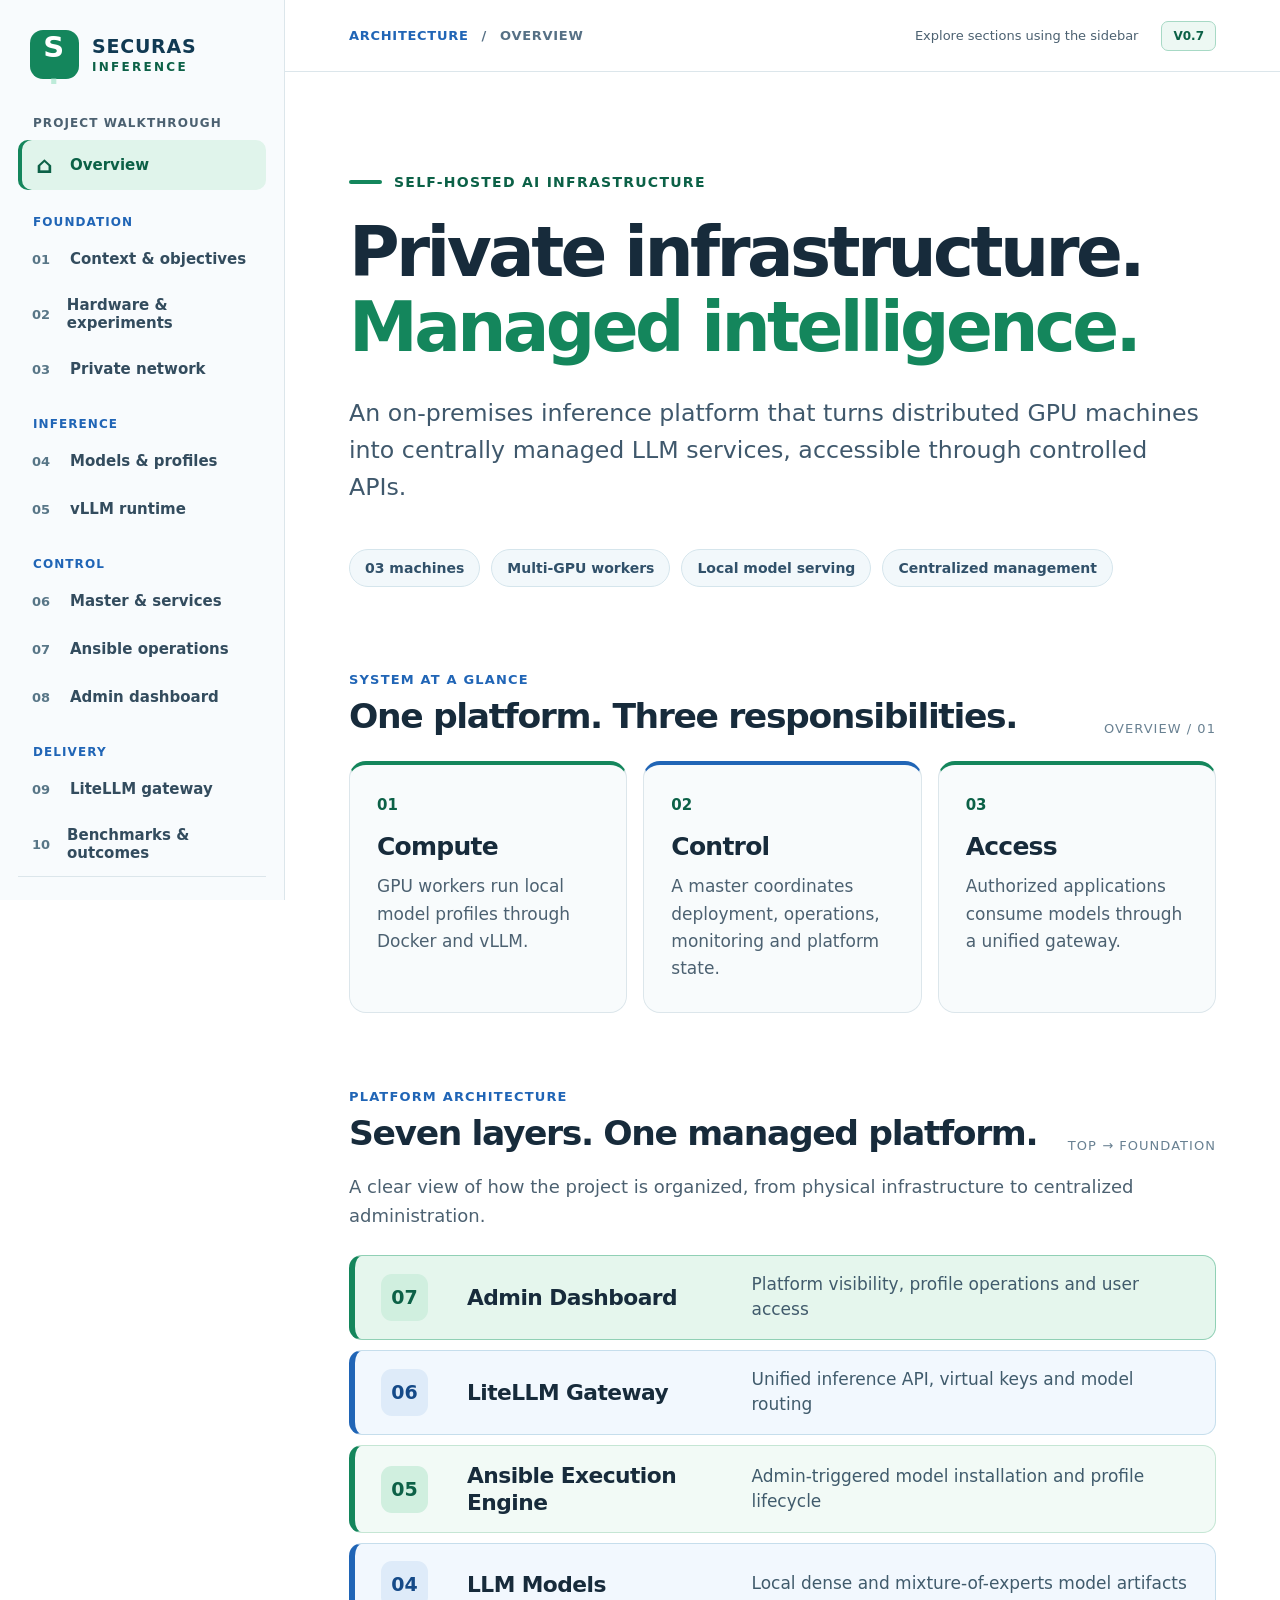
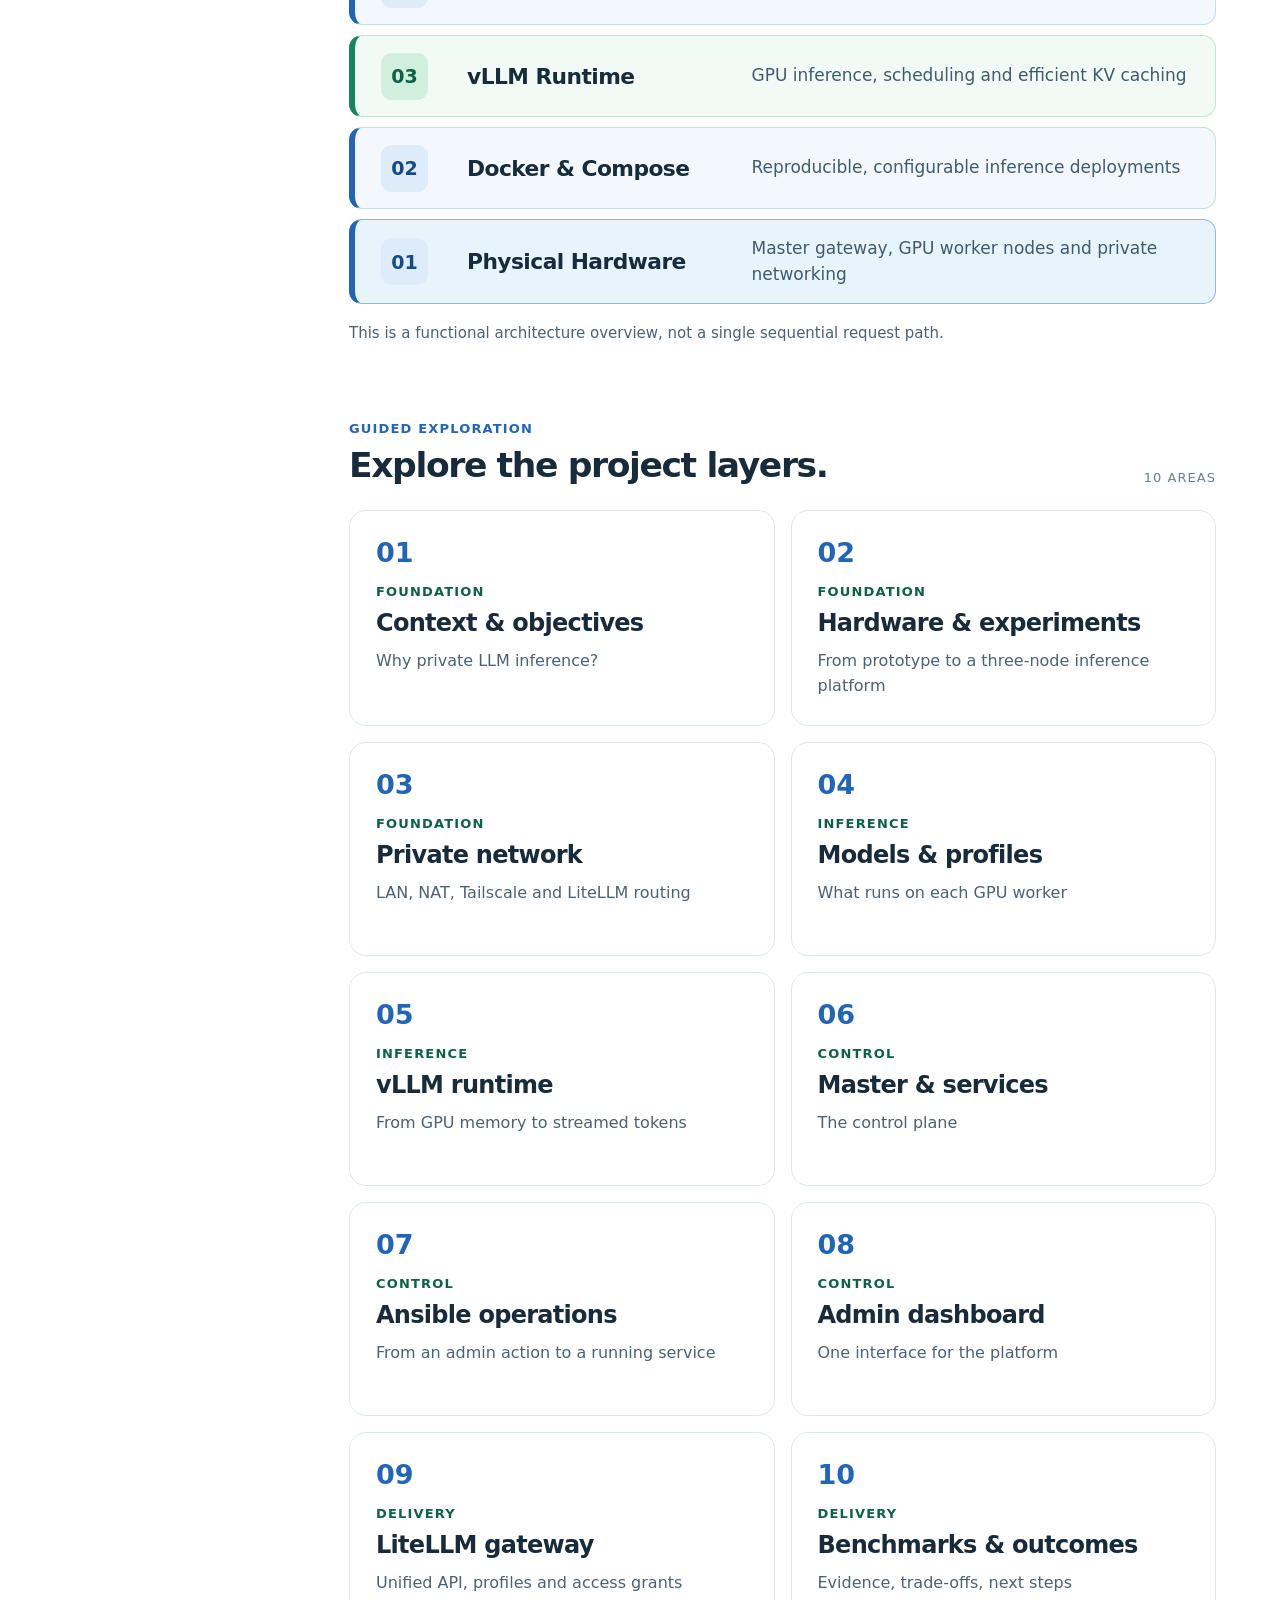
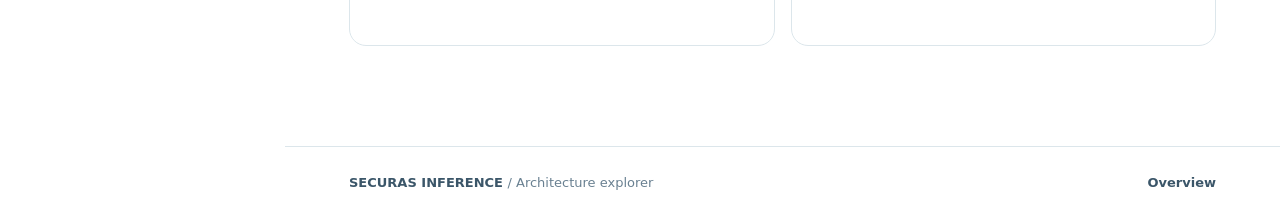
<file: index.html>
<!DOCTYPE html>
<html lang="en">
<head>
  <meta charset="UTF-8" />
  <meta name="viewport" content="width=device-width, initial-scale=1" />
  <meta name="theme-color" content="#ffffff" />
  <meta name="description" content="Securas Inference — an interactive walkthrough of an on-premises LLM inference platform." />
  <title>Securas Inference · Architecture Walkthrough</title>
  <link rel="stylesheet" href="./styles.css" />
  <link rel="stylesheet" href="./gateway.css" />
  <link rel="stylesheet" href="./vllm.css" />
  <link rel="stylesheet" href="./network.css" />
  <script src="./gateway.js" defer></script>
  <script src="./vllm.js" defer></script>
  <script src="./network.js" defer></script>
  <script src="./app.js" defer></script>
</head>
<body>
  <div class="shell">
    <aside class="sidebar" aria-label="Project navigation">
      <a class="brand" href="#/" aria-label="Securas Inference home">
        <span class="brand-symbol" aria-hidden="true">S<span>·</span></span>
        <span class="brand-text">SECURAS <small>INFERENCE</small></span>
      </a>
      <p class="sidebar-caption">PROJECT WALKTHROUGH</p>
      <nav id="nav" aria-label="Architecture sections"></nav>
      <div class="sidebar-foot">
        <span class="status-dot"></span>
        <span>Local-first · Presentation draft</span>
      </div>
    </aside>
    <main class="main">
      <header class="topbar">
        <div class="breadcrumb"><span class="crumb-root">ARCHITECTURE</span><span aria-hidden="true">/</span><span id="crumb-current">OVERVIEW</span></div>
        <div class="topbar-right"><span class="keyboard-hint">Explore sections using the sidebar</span><span class="topbar-tag">V0.7</span></div>
      </header>
      <div id="app" class="content" tabindex="-1"></div>
      <footer class="bottom-bar">
        <span>SECURAS INFERENCE <span class="muted">/ Architecture explorer</span></span>
        <span id="position">Overview</span>
      </footer>
    </main>
  </div>
</body>
</html>
</file>
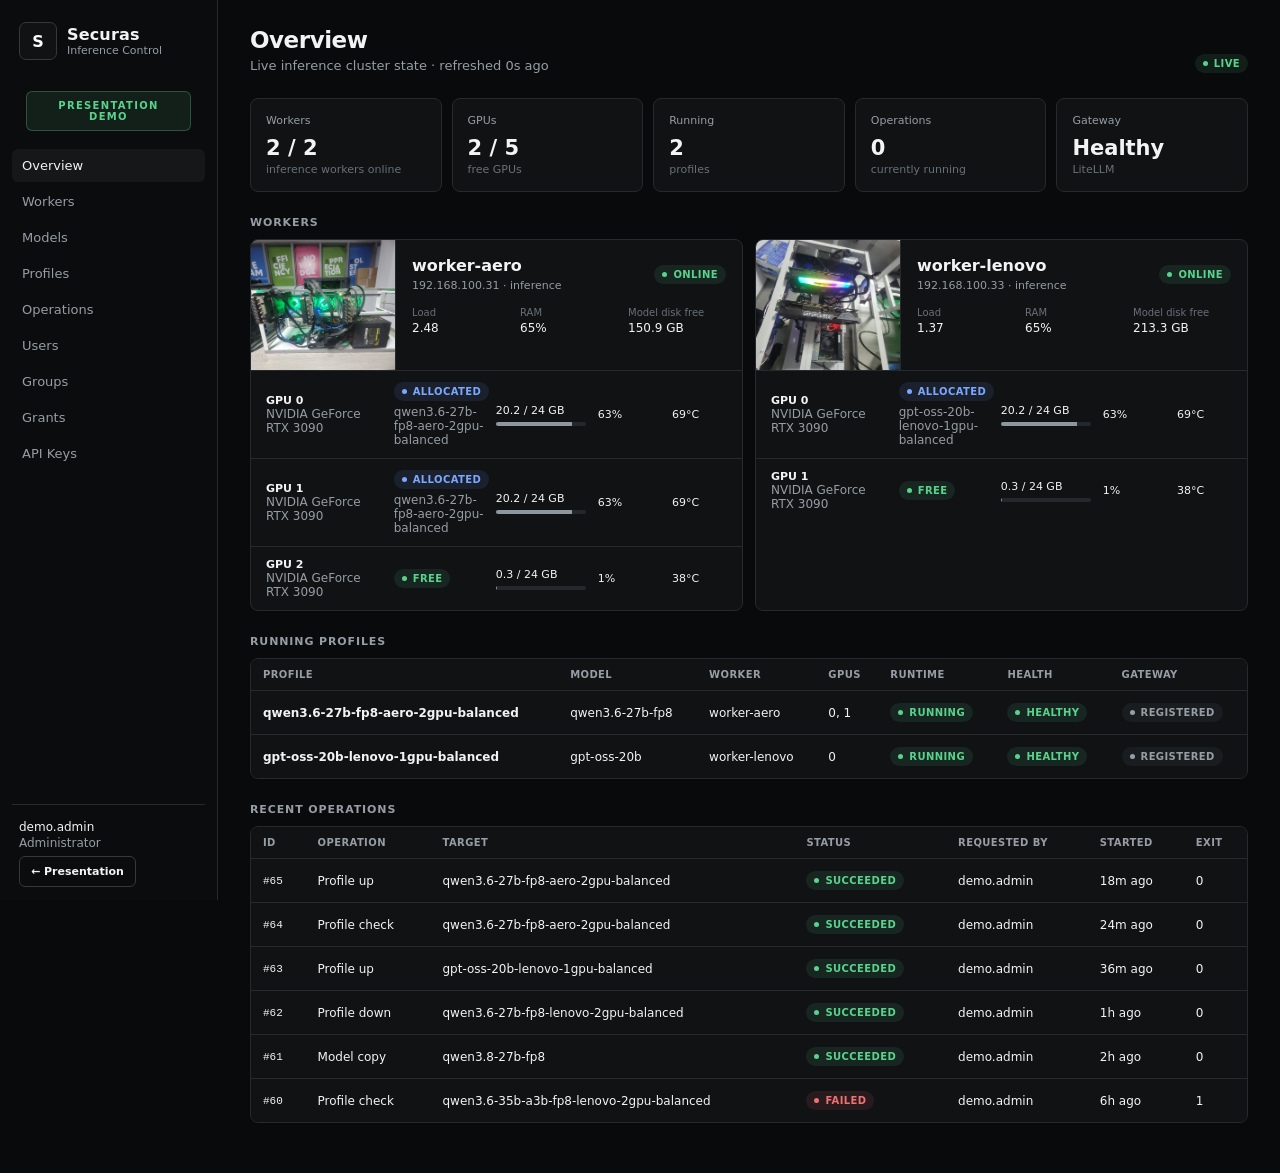
<file: dashboard/index.html>
<!doctype html>
<html lang="en">
<head>
  <meta charset="utf-8">
  <meta name="viewport" content="width=device-width,initial-scale=1">
  <meta name="color-scheme" content="dark">
  <meta name="description" content="Offline interactive Securas Control demonstration with mock platform state.">
  <title>Securas Control · Interactive Presentation Demo</title>
  <link rel="stylesheet" href="./app.css">
</head>
<body>
  <div id="app"><div class="boot-screen"><div class="brand-mark">S</div><div>Loading Securas Control demo…</div></div></div>
  <dialog id="modal" class="modal"><div class="modal-shell"><div class="modal-header"><div id="modal-title" class="modal-title"></div><button type="button" id="modal-close" class="button button-quiet">Close</button></div><div id="modal-body" class="modal-body"></div></div></dialog>
  <div id="toast" class="toast" hidden></div>
  <script src="./mock-api.js"></script>
  <script src="./app.js" defer></script>
</body>
</html>
</file>
<file: styles.css>
:root {
  color-scheme: light;
  --bg: #ffffff;
  --surface: #f7fafc;
  --surface-blue: #eff6ff;
  --surface-green: #edf8f3;
  --ink: #172b3b;
  --muted: #4c6171;
  --line: #dce6eb;
  --green: #14865c;
  --green-dark: #0c6147;
  --blue: #2065b6;
  --blue-dark: #154a88;
  --sidebar: 285px;
  --radius: 17px;
  font-family: Inter, ui-sans-serif, system-ui, -apple-system, BlinkMacSystemFont, "Segoe UI", sans-serif;
  font-synthesis: none;
}
* { box-sizing: border-box; }
html { scroll-behavior: smooth; }
body { margin: 0; background: var(--bg); color: var(--ink); -webkit-font-smoothing: antialiased; }
a { color: inherit; text-decoration: none; }
a:focus-visible, button:focus-visible { outline: 3px solid var(--blue); outline-offset: 4px; }
button { font: inherit; }
::selection { background: #c4ebdc; color: #103d31; }
h1,h2,h3,p { margin: 0; }
.shell { min-height: 100vh; display: grid; grid-template-columns: var(--sidebar) minmax(0,1fr); }
.sidebar { height: 100vh; position: sticky; top: 0; background: #f8fbfd; border-right: 1px solid var(--line); display: flex; flex-direction: column; padding: 28px 18px 22px; overflow-y: auto; scrollbar-width: thin; }
.brand { display: flex; gap: 13px; align-items: center; padding: 2px 12px 25px; }
.brand-symbol { width: 49px; height: 49px; flex: 0 0 49px; display: grid; place-items: center; background: var(--green); border-radius: 13px; color: white; font-size: 29px; font-weight: 850; letter-spacing: -.12em; padding-right: 5px; }
.brand-symbol span { color: #bdebd9; }
.brand-text { font-size: 19px; letter-spacing: .04em; font-weight: 850; color: #113a53; }
.brand-text small { display: block; color: var(--green-dark); font-size: 12px; letter-spacing: .19em; margin-top: 3px; }
.sidebar-caption { font-size: 12px; color: var(--muted); letter-spacing: .09em; padding: 12px 15px 8px; font-weight: 750; }
.nav-group-title { margin: 25px 15px 7px; font-size: 12px; font-weight: 850; color: var(--blue); letter-spacing: .09em; }
.nav-link { display: flex; align-items: center; gap: 13px; border-radius: 10px; color: #334c5e; padding: 12px 14px; font-size: 15px; font-weight: 600; margin: 2px 0; transition: background .16s, color .16s; min-height: 46px; }
.nav-link:hover { background: #e9f3f8; color: var(--blue-dark); }
.nav-link.active { background: #e0f4eb; color: var(--green-dark); box-shadow: inset 4px 0 var(--green); }
.nav-icon { width: 25px; font-size: 23px; text-align: center; }
.nav-num { width: 25px; font-size: 13px; color: #587687; }
.nav-link.active .nav-num { color: var(--green-dark); }
.sidebar-foot { display: flex; align-items: center; gap: 10px; border-top: 1px solid var(--line); margin-top: auto; padding: 22px 12px 0; color: var(--muted); font-size: 13px; line-height: 1.4; }
.status-dot { background: var(--green); height: 9px; width: 9px; flex: 0 0 9px; border-radius: 50%; }
.main { min-width: 0; display: flex; flex-direction: column; min-height: 100vh; }
.topbar, .bottom-bar { min-height: 72px; display: flex; align-items: center; justify-content: space-between; gap: 20px; padding: 10px clamp(28px,5vw,82px); border-bottom: 1px solid var(--line); }
.breadcrumb { font-size: 13px; letter-spacing: .055em; color: #567085; display: flex; gap: 13px; align-items: center; font-weight: 700; }
.crumb-root { color: var(--blue); }
.topbar-right { display: flex; align-items: center; gap: 23px; }
.keyboard-hint { font-size: 13px; color: var(--muted); }
.topbar-tag { font-size: 12px; font-weight: 750; border: 1px solid #a7d9c5; border-radius: 7px; padding: 7px 11px; background: var(--surface-green); color: var(--green-dark); }
.bottom-bar { margin-top: auto; border-bottom: 0; border-top: 1px solid var(--line); font-size: 13px; font-weight: 650; color: #3b5669; }
.bottom-bar .muted { color: #698091; font-weight: 400; }
.content { width: 100%; max-width: 1620px; padding: 0 clamp(28px,5vw,82px); margin: 0 auto; flex: 1; }
.hero { padding: clamp(62px,8vw,118px) 0 85px; max-width: 1060px; }
.eyebrow { font-size: 14px; letter-spacing: .09em; font-weight: 850; color: var(--green-dark); display: flex; gap: 12px; align-items: center; text-transform: uppercase; }
.eyebrow-bar { width: 33px; height: 4px; border-radius: 4px; background: var(--green); }
.hero h1, .detail-page h1 { margin-top: 25px; font-size: clamp(47px,5.4vw,86px); font-weight: 790; letter-spacing: -.052em; line-height: 1.08; }
.accent, .detail-dot { color: var(--green); }
.lead { font-size: clamp(19px,1.85vw,24px); line-height: 1.56; color: #3f586c; margin-top: 30px; max-width: 850px; }
.hero-actions { display: flex; align-items: center; flex-wrap: wrap; gap: 14px; margin-top: 38px; }
.button { display: inline-flex; gap: 14px; align-items: center; justify-content: center; border-radius: 11px; padding: 16px 23px; font-size: 16px; font-weight: 750; min-height: 54px; transition: transform .16s,background .16s; }
.button:hover { transform: translateY(-2px); }
.button.primary { background: var(--green); color: white; box-shadow: 0 7px 20px rgba(20,134,92,.13); }
.button.primary:hover { background: var(--green-dark); }
.button.ghost { background: white; border: 1px solid #a7c5df; color: var(--blue-dark); }
.button.ghost:hover { background: var(--surface-blue); }
.button.small { font-size: 15px; padding: 13px 17px; min-height: 48px; }
.meta-pills { display: flex; flex-wrap: wrap; gap: 11px; margin-top: 44px; }
.meta-pills span { font-size: 14px; background: #f2f8fb; border: 1px solid #d5e5ec; padding: 10px 15px; border-radius: 100px; color: #31516a; font-weight: 650; }
.overview-block { padding: 0 0 76px; }
.last-block { padding-bottom: 100px; }
.section-head { display: flex; align-items: end; justify-content: space-between; gap: 20px; margin-bottom: 25px; }
.section-head h2 { font-size: clamp(29px,2.7vw,40px); letter-spacing: -.04em; font-weight: 750; margin-top: 9px; }
.eyebrow.quiet { color: var(--blue); font-size: 13px; }
.section-index { font-size: 13px; color: #698192; letter-spacing: .08em; white-space: nowrap; }
.responsibilities { display: grid; grid-template-columns: repeat(3,minmax(0,1fr)); gap: 16px; }
.responsibility { padding: 30px 27px; min-height: 205px; background: #f8fbfc; border: 1px solid var(--line); border-top: 4px solid var(--green); border-radius: var(--radius); }
.responsibility:nth-child(2) { border-top-color: var(--blue); }
.responsibility-number { color: var(--green-dark); font-size: 15px; font-weight: 850; }
.responsibility h3 { font-size: 25px; margin: 18px 0 12px; letter-spacing: -.03em; }
.responsibility p, .layer-card p { font-size: 17px; color: var(--muted); line-height: 1.6; }
.layer-grid { display: grid; grid-template-columns: repeat(2,minmax(0,1fr)); gap: 16px; }
.layer-card { border: 1px solid var(--line); background: white; border-radius: var(--radius); min-height: 214px; padding: 26px; display: flex; flex-direction: column; transition: border-color .15s,background .15s,transform .15s,box-shadow .15s; }
.layer-card:hover { border-color: var(--line); background: white; transform: none; box-shadow: none; }
.card-top { display: flex; justify-content: space-between; align-items: center; }
.layer-number { font-size: 27px; color: var(--blue); font-weight: 750; }
.card-arrow { color: var(--green); font-size: 28px; }
.card-category { font-size: 13px; letter-spacing: .09em; color: var(--green-dark); margin-top: 16px; font-weight: 800; }
.layer-card h3 { font-size: 24px; margin: 10px 0 8px; letter-spacing: -.03em; }
.layer-card p { font-size: 16px; margin-top: 3px; }
.paths { display: grid; grid-template-columns: 1fr 1fr; gap: 16px; }
.paths>div { border: 1px solid #c7daec; background: var(--surface-blue); padding: 30px; border-radius: var(--radius); }
.paths>div:nth-child(2) { border-color: #c0e2d3; background: var(--surface-green); }
.path-label { font-size: 15px; color: var(--blue-dark); font-weight: 850; }
.paths>div:nth-child(2) .path-label { color: var(--green-dark); }
.paths p { font-size: 18px; color: #28465a; line-height: 1.9; margin-top: 16px; }
.paths b { color: var(--green-dark); font-weight: 850; margin: 0 4px; }
.detail-page { padding: clamp(60px,7vw,105px) 0 96px; }
.detail-title-line { display: flex; align-items: flex-end; justify-content: space-between; gap: 20px; }
.detail-page h1 { font-size: clamp(42px,5vw,76px); margin-top: 18px; }
.draft-tag { border: 1px solid #b8d8c8; background: var(--surface-green); color: var(--green-dark); border-radius: 8px; font-size: 13px; font-weight: 750; padding: 9px 13px; white-space: nowrap; }
.detail-lead { margin-top: 19px; }
.small-separator { color: #91aabc; }
.topic-panel { margin-top: 51px; border: 1px solid #b6d7eb; border-left: 5px solid var(--blue); padding: 31px 36px; background: #f3f8fd; border-radius: 0 14px 14px 0; }
.topic-panel-label { font-size: 14px; letter-spacing: .08em; color: var(--blue-dark); font-weight: 850; }
.topic-panel p { line-height: 1.63; font-size: 21px; color: #28465b; max-width: 930px; margin-top: 15px; }
.section-head.compact { margin-top: 53px; }
.point-grid { display: grid; grid-template-columns: repeat(2,minmax(0,1fr)); gap: 16px; }
.point { padding: 28px; border: 1px solid var(--line); background: #fff; border-radius: 14px; min-height: 163px; }
.point-count { font-size: 14px; font-weight: 800; color: var(--green); }
.point h3 { font-size: 23px; letter-spacing: -.025em; margin-top: 12px; }
.point p { font-size: 16px; color: var(--muted); margin-top: 12px; line-height: 1.6; }
.holding-note { display: flex; gap: 20px; align-items: flex-start; margin-top: 22px; padding: 26px; border: 1px dashed #9fcbbc; border-radius: 12px; background: var(--surface-green); }
.holding-icon { font-size: 29px; color: var(--green-dark); }
.holding-note strong { font-size: 18px; }
.holding-note p { font-size: 16px; color: #426356; line-height: 1.65; margin-top: 8px; }
.page-controls { display: flex; justify-content: space-between; gap: 20px; align-items: center; margin-top: 56px; }
.text-link { font-size: 17px; color: var(--blue-dark); font-weight: 700; }
.text-link:hover { color: var(--green-dark); }
.enter { animation: rise .3s ease both; }
@keyframes rise { from { opacity: 0; transform: translateY(9px); } to { opacity: 1; transform: translateY(0); } }
@media(max-width:1140px) { :root { --sidebar: 255px; } .keyboard-hint { display:none; } .responsibilities { grid-template-columns:1fr; } .responsibility { min-height:0; } }
@media(max-width:790px) { .shell { grid-template-columns:1fr; } .sidebar { height:auto; position:relative; overflow:visible; border-right:0; border-bottom:1px solid var(--line); padding:13px 17px 5px; } .brand { padding:0 5px 12px; } .sidebar-caption,.sidebar-foot,.nav-group-title { display:none; } .sidebar nav { display:flex; gap:7px; overflow-x:auto; padding-bottom:10px; scrollbar-width:thin; } .nav-link { flex:0 0 auto; min-height:44px; white-space:nowrap; font-size:14px; padding:9px 13px; } .topbar,.bottom-bar { min-height:58px; padding:10px 23px; } .content { padding:0 24px; } .hero { padding:65px 0 67px; } .hero h1 { font-size:clamp(43px,9vw,68px); } .paths { grid-template-columns:1fr; } .detail-title-line { display:block; } .draft-tag { display:inline-block; margin-top:22px; } .section-index { display:none; } }
@media(max-width:560px) { .layer-grid,.point-grid { grid-template-columns:1fr; } .layer-card { min-height:170px; } .lead { font-size:19px; } .hero h1,.detail-page h1 { font-size:clamp(39px,10vw,55px); } .topic-panel { padding:23px; } .topic-panel p { font-size:19px; } .page-controls { flex-wrap:wrap; } .bottom-bar { font-size:11px; } .meta-pills span { font-size:13px; } }
@media(prefers-reduced-motion:reduce) { *,*::before,*::after { animation:none!important; transition:none!important; scroll-behavior:auto!important; } }


/* Overview: project architecture stack. The rows represent functional components, not request processing order. */
.stack-intro {
  max-width: 850px;
  margin: -5px 0 24px;
  color: var(--muted);
  font-size: 18px;
  line-height: 1.6;
}
.architecture-stack {
  display: grid;
  gap: 10px;
  max-width: 1050px;
}
.stack-row {
  display: grid;
  grid-template-columns: 64px minmax(215px, .9fr) minmax(0, 1.5fr);
  align-items: center;
  gap: 22px;
  min-height: 82px;
  padding: 16px 26px;
  border: 1px solid #c6deec;
  border-left: 6px solid var(--blue);
  border-radius: 13px;
  background: #f2f8fe;
}
.stack-row--green {
  background: #f2faf6;
  border-color: #c5e6d4;
  border-left-color: var(--green);
}
.stack-row--top {
  border-color: #90d0b5;
  border-left: 6px solid var(--green);
  background: #e5f6ed;
}
.stack-row--foundation {
  border-color: #8fbbda;
  border-left: 6px solid var(--blue);
  background: #e8f4fc;
}
.stack-number {
  display: grid;
  place-items: center;
  width: 47px;
  height: 47px;
  border-radius: 11px;
  background: #deebf9;
  color: var(--blue-dark);
  font-size: 19px;
  font-weight: 800;
  font-variant-numeric: tabular-nums;
}
.stack-row--top .stack-number,
.stack-row--green .stack-number {
  background: #d0efdf;
  color: var(--green-dark);
}
.stack-name {
  font-size: clamp(19px, 1.7vw, 24px);
  font-weight: 780;
  color: var(--ink);
  line-height: 1.25;
  letter-spacing: -.025em;
}
.stack-row p {
  color: #405b6c;
  font-size: 17px;
  line-height: 1.5;
}
.stack-footnote {
  margin: 18px 0 0;
  font-size: 15px;
  line-height: 1.5;
  color: var(--muted);
}
@media (max-width: 1100px) {
  .stack-row { grid-template-columns: 54px minmax(165px, .9fr) minmax(0, 1.2fr); padding: 16px 18px; gap: 13px; }
  .stack-row p { font-size: 16px; }
}
@media (max-width: 660px) {
  .stack-row { grid-template-columns: 52px minmax(0, 1fr); row-gap: 5px; padding: 15px; min-height: 92px; }
  .stack-number { width: 43px; height: 43px; grid-row: span 2; }
  .stack-row p { grid-column: 2; font-size: 15px; }
  .stack-name { font-size: 20px; }
  .stack-intro { font-size: 17px; }
}

/* Context & Objectives — a self-contained editorial page with two architecture planes. */
.context-page { padding: clamp(55px, 6vw, 95px) 0 100px; }
.context-hero { max-width: 1100px; }
.context-hero h1 { margin-top: 23px; font-size: clamp(46px, 5.2vw, 82px); letter-spacing: -.052em; line-height: 1.09; font-weight: 800; }
.context-hero .lead { max-width: 940px; }
.context-thesis { display: flex; align-items: center; gap: 20px; padding: 24px 26px; margin-top: 36px; border: 1px solid #bcdccf; border-left: 5px solid var(--green); border-radius: 13px; background: #f4faf7; }
.context-thesis-mark { flex: 0 0 44px; height: 44px; display: grid; place-items: center; border-radius: 50%; background: #d4efe1; color: var(--green-dark); font-size: 25px; font-weight: 800; }
.context-thesis p { font-size: 19px; line-height: 1.6; color: #254b3e; }
.context-section { margin-top: 86px; }
.context-section-heading { max-width: 1050px; margin-bottom: 31px; }
.context-index { display: block; font-size: 14px; font-weight: 850; color: var(--blue); letter-spacing: .09em; }
.context-section-heading h2,.context-outcome h2 { margin: 12px 0 13px; font-size: clamp(30px, 3.1vw, 45px); letter-spacing: -.04em; line-height: 1.2; }
.context-section-heading > p { font-size: 19px; color: var(--muted); line-height: 1.62; max-width: 900px; }
.context-needs { display: grid; grid-template-columns: repeat(3, minmax(0, 1fr)); gap: 16px; }
.context-need { border: 1px solid var(--line); border-radius: 16px; padding: 27px 26px 30px; background: #fff; border-top: 4px solid var(--green); min-height: 225px; }
.context-need:nth-child(2) { border-top-color: var(--blue); }
.context-need-count { font-size: 15px; font-weight: 850; color: var(--blue); }
.context-need h3 { margin-top: 21px; font-size: clamp(21px, 1.8vw, 25px); letter-spacing: -.03em; }
.context-need p { font-size: 17px; line-height: 1.6; margin-top: 12px; color: var(--muted); }
.plane-layout { display: grid; grid-template-columns: repeat(2,minmax(0,1fr)); gap: 20px; align-items: stretch; }
.plane-card { border: 1px solid #bed8e9; border-radius: 17px; padding: 27px; background: #f7fbff; }
.plane-card.control-plane { border-color: #a8d7c2; background: #f5fbf8; }
.plane-header { margin-bottom: 22px; }
.plane-label { display: inline-block; font-size: 13px; letter-spacing: .09em; font-weight: 850; color: var(--blue-dark); background: #dcecfb; padding: 8px 12px; border-radius: 7px; }
.control-plane .plane-label { color: var(--green-dark); background: #ddf1e7; }
.plane-header h3 { font-size: clamp(28px,2.5vw,36px); letter-spacing: -.035em; margin-top: 16px; }
.plane-header p { font-size: 17px; line-height: 1.55; color: #466071; margin-top: 8px; }
.plane-header p strong { color: var(--ink); }
.plane-flow { display: flex; flex-direction: column; align-items: center; gap: 0; }
.flow-step { width: 100%; display: flex; align-items: center; gap: 16px; padding: 16px 17px; border: 1px solid #c7dced; border-radius: 12px; background: #fff; min-height: 76px; }
.control-plane .flow-step { border-color: #c2dfd0; }
.flow-step-index { display: grid; place-items: center; width: 41px; height: 41px; border-radius: 10px; flex: 0 0 41px; background: #e6f1fc; color: var(--blue-dark); font-size: 15px; font-weight: 850; }
.control-plane .flow-step-index { background: #e2f4e9; color: var(--green-dark); }
.flow-step strong { display: block; font-size: 18px; line-height: 1.35; }
.flow-step span:not(.flow-step-index) { display: block; margin-top: 4px; color: var(--muted); font-size: 15px; line-height: 1.5; }
.flow-arrow { line-height: 1; padding: 6px 0; color: var(--blue); font-size: 24px; font-weight: 800; }
.control-plane .flow-arrow { color: var(--green); }
.plane-support { margin-top: 24px; border-top: 1px solid #d6e4ea; padding-top: 18px; font-size: 16px; line-height: 1.58; color: #3e5b6c; }
.plane-support strong { color: var(--ink); }
.planes-relationship { margin-top: 17px; display: flex; align-items: center; gap: 18px; padding: 22px 26px; border: 1px solid #d5e3e9; background: #f9fbfc; border-radius: 13px; }
.relationship-symbol { display: grid; place-items: center; flex: 0 0 48px; height: 48px; color: var(--blue); background: #e8f2fc; border-radius: 11px; font-size: 30px; font-weight: 700; }
.planes-relationship p { font-size: 18px; line-height: 1.6; color: #405b6c; }
.planes-relationship strong { color: var(--ink); }
.context-outcome { margin-top: 80px; border-radius: 18px; padding: 33px 36px; background: #edf8f3; border: 1px solid #c0e0d1; display: grid; grid-template-columns: 1fr 1fr; align-items: center; gap: 32px; }
.context-outcome h2 { margin-bottom: 0; }
.context-outcome p { font-size: 20px; line-height: 1.65; color: #2c5748; }
@media(max-width:1250px){ .context-needs { grid-template-columns:1fr; } .context-need { min-height:0; } }
@media(max-width:1000px){ .plane-layout { grid-template-columns:1fr; } .context-outcome { grid-template-columns:1fr; } }
@media(max-width:700px){ .context-page { padding: 55px 0 72px; } .context-hero h1 { font-size:clamp(39px,8vw,59px); } .context-thesis { padding:20px; align-items:flex-start; } .context-thesis p { font-size:17px; } .context-section { margin-top:62px; } .context-section-heading > p { font-size:17px; } .context-need { padding:23px; } .plane-card { padding:19px; } .flow-step { padding:13px; } .flow-step strong { font-size:17px; } .flow-step span:not(.flow-step-index) { font-size:14px; } .planes-relationship { padding:18px; align-items:flex-start; } .planes-relationship p { font-size:16px; } .context-outcome { padding:25px; margin-top:60px; } .context-outcome p { font-size:18px; } }


/* Hardware story — distinctive editorial layout, shared white/green/blue theme. */
.hw-page{padding:clamp(54px,6vw,90px) 0 100px;}
.hw-hero{max-width:1080px}
.hw-hero h1{font-size:clamp(46px,5vw,80px);line-height:1.09;letter-spacing:-.055em;margin:22px 0 0}
.hw-hero .lead{max-width:965px}
.hw-facts{display:flex;flex-wrap:wrap;gap:11px;margin-top:32px}
.hw-facts span{border:1px solid #c6e1d5;background:#eff8f4;color:#1a654a;border-radius:100px;padding:10px 16px;font-size:15px;font-weight:700}
.hw-section{margin-top:86px}
.hw-heading{margin-bottom:28px;max-width:1100px}
.hw-kicker{display:block;color:var(--blue);font-size:14px;letter-spacing:.09em;font-weight:850}
.hw-heading h2{font-size:clamp(31px,3.2vw,44px);letter-spacing:-.04em;margin:12px 0}
.hw-heading p{font-size:19px;line-height:1.64;color:var(--muted);max-width:950px}
.hw-drivers{display:grid;grid-template-columns:repeat(3,minmax(0,1fr));gap:15px}
.hw-driver{border:1px solid var(--line);border-radius:16px;padding:26px;min-height:210px;background:#fff}
.hw-driver:nth-child(2),.hw-driver:nth-child(5){background:#f5faf8;border-color:#d0e8dc}
.hw-driver-icon{display:grid;place-items:center;width:44px;height:44px;border-radius:11px;background:#e5f2fc;color:var(--blue);font-weight:800;font-size:23px}
.hw-driver:nth-child(2) .hw-driver-icon,.hw-driver:nth-child(5) .hw-driver-icon{background:#def2e8;color:var(--green-dark)}
.hw-driver h3{font-size:21px;letter-spacing:-.03em;margin:16px 0 8px}
.hw-driver p{font-size:16px;color:var(--muted);line-height:1.6}
.hw-journey{border-left:3px solid #d6e6ed;margin-left:20px}
.hw-milestone{position:relative;padding:0 0 30px 37px}
.hw-milestone:last-child{padding-bottom:0}
.hw-step-marker{position:absolute;top:18px;left:-23px;width:44px;height:44px;border-radius:50%;background:#e7f4ed;border:2px solid #9dd2bc;color:#126b4e;display:grid;place-items:center;font-size:16px;font-weight:850}
.hw-step-body{border:1px solid var(--line);border-radius:18px;background:white;overflow:hidden;display:grid;grid-template-columns:minmax(0,1.05fr) minmax(0,1fr)}
.hw-step-copy{padding:28px 30px 30px}
.hw-step-type{font-size:13px;font-weight:850;letter-spacing:.12em;color:var(--green-dark)}
.hw-step-copy h3{font-size:clamp(25px,2.2vw,31px);line-height:1.2;letter-spacing:-.03em;margin:12px 0 17px}
.hw-step-copy p{font-size:17px;color:#435c6e;line-height:1.65;margin-top:11px}
.hw-inline-fact{font-size:16px;font-weight:750;color:var(--blue-dark);border-left:4px solid var(--blue);padding:12px 16px;background:#f1f7fc;margin-top:23px;border-radius:0 8px 8px 0}
.hw-photo,.hw-node-photo{margin:0;position:relative;overflow:hidden;background:#edf5f8}
.hw-photo img{display:block;width:100%;height:100%;min-height:320px;max-height:475px;object-fit:cover}
.hw-photo-diagram img{object-fit:contain;padding:13px;background:#fff}
.hw-photo figcaption{position:absolute;left:10px;right:10px;bottom:10px;border-radius:8px;padding:10px 12px;background:rgba(255,255,255,.95);color:#203d4b;font-size:14px;font-weight:700}
.hw-photo-pair{display:grid;grid-template-columns:1fr 1fr;gap:8px;padding:8px;background:#f1f6fa}
.hw-photo-pair .hw-photo{border-radius:10px}
.hw-photo-pair .hw-photo img{min-height:305px;max-height:390px}
.hw-milestone-highlight .hw-step-body{display:block;background:#eff8f4;border-color:#a9d6be}
.hw-milestone-highlight .hw-step-copy{max-width:1000px}
.hw-insight{background:#fff;border:1px solid #b9dacc;border-left:5px solid var(--green);padding:22px 25px;margin:0 28px 28px;border-radius:9px;display:flex;flex-direction:column;gap:10px}
.hw-insight-label{font-size:13px;font-weight:850;color:var(--green-dark);letter-spacing:.1em}
.hw-insight strong{font-size:clamp(19px,2vw,25px);line-height:1.4}
.hw-insight>span:last-child{font-size:16px;color:var(--muted);line-height:1.6}
.hw-nodes{display:grid;grid-template-columns:repeat(3,minmax(0,1fr));gap:17px}
.hw-node{border:1px solid var(--line);background:#fff;border-radius:17px;overflow:hidden;display:flex;flex-direction:column}
.hw-node-photo{height:260px}
.hw-node-photo img{display:block;width:100%;height:100%;object-fit:cover}
.hw-node-content{padding:24px;display:flex;flex-direction:column;flex:1}
.hw-node-role{font-size:13px;letter-spacing:.07em;color:var(--blue-dark);font-weight:850}
.hw-node:nth-child(2) .hw-node-role{color:var(--green-dark)}
.hw-node-content h3{font-size:27px;letter-spacing:-.035em;margin:11px 0 8px}
.hw-node-content>p{font-size:16px;color:var(--muted);line-height:1.57;min-height:74px}
.hw-node-content dl{margin:18px 0 0}
.hw-node-content dl>div{border-top:1px solid var(--line);padding:12px 0;display:flex;justify-content:space-between;gap:12px}
.hw-node-content dt{font-size:14px;color:#5a7180;flex:0 0 31%}
.hw-node-content dd{margin:0;font-size:15px;font-weight:700;color:#203c50;text-align:right}
.hw-status-note{margin-top:20px;border-left:5px solid var(--blue);border-radius:0 10px 10px 0;background:#eff6fd;padding:21px 24px;font-size:17px;color:#31536c;line-height:1.62}
.hw-status-note strong{color:var(--blue-dark)}
.hw-bottom-line{margin-top:78px;background:#ecf8f2;border:1px solid #c8e5d6;border-radius:18px;padding:34px 36px}
.hw-bottom-line>span{color:var(--green-dark);font-weight:850;font-size:13px;letter-spacing:.1em}
.hw-bottom-line h2{font-size:clamp(29px,3vw,43px);letter-spacing:-.04em;margin:12px 0}
.hw-bottom-line p{font-size:19px;color:#355d4d;line-height:1.65}
@media(max-width:1450px){.hw-nodes{grid-template-columns:1fr 1fr}.hw-driver{min-height:0}}
@media(max-width:1110px){.hw-step-body{grid-template-columns:1fr}.hw-photo img{min-height:270px;max-height:420px}.hw-drivers{grid-template-columns:repeat(2,minmax(0,1fr))}}
@media(max-width:790px){.hw-nodes{grid-template-columns:1fr}.hw-node-photo{height:325px}.hw-node-content>p{min-height:0}.hw-journey{margin-left:13px}.hw-milestone{padding-left:25px}.hw-step-marker{left:-18px;width:34px;height:34px;font-size:13px}}
@media(max-width:560px){.hw-drivers{grid-template-columns:1fr}.hw-section{margin-top:60px}.hw-step-copy{padding:22px}.hw-photo-pair{grid-template-columns:1fr}.hw-photo img{min-height:240px}.hw-insight{margin:0 16px 18px}.hw-insight strong{font-size:19px}.hw-bottom-line{padding:26px}.hw-hero h1{font-size:clamp(39px,9vw,58px)}}

/* Until the historical experiment images are synced, retain a clean, labeled placeholder. */
.hw-missing-photo::before {
  content: "Original experiment photo — add assets/hardware from the image bundle";
  display: grid;
  place-items: center;
  text-align: center;
  padding: 24px;
  min-height: 250px;
  color: var(--blue-dark);
  font-size: 17px;
  line-height: 1.5;
  background: #edf5fb;
  font-weight: 650;
}
.hw-image-unavailable { display: none !important; }


/* Parallelism explainer under the hardware experiment */
.hw-parallelism { margin-top: 29px; padding: 29px; border: 1px solid #c8dfe8; border-radius: 18px; background: #f7fbfd; }
.hw-parallelism-heading h3 { margin: 9px 0 12px; font-size: clamp(27px,2.6vw,38px); line-height: 1.2; letter-spacing: -.038em; }
.hw-parallelism-heading p { max-width: 890px; font-size: 18px; line-height: 1.6; color: var(--muted); }
.hw-parallelism-heading strong { color: var(--ink); }
.hw-parallelism-grid { margin-top: 25px; display: grid; grid-template-columns: repeat(2,minmax(0,1fr)); gap: 16px; }
.hw-parallel-card { background: #fff; border: 1px solid #cde3d6; border-radius: 15px; padding: 23px; display: flex; flex-direction: column; gap: 18px; }
.hw-parallel-tp { border-color: #c4daef; }
.hw-parallel-top { display: flex; align-items: center; gap: 15px; }
.hw-parallel-icon { flex: 0 0 52px; height: 52px; display: grid; place-items: center; border-radius: 12px; background: #e1f3e9; color: var(--green-dark); font-size: 19px; font-weight: 850; }
.hw-parallel-tp .hw-parallel-icon { background: #e4f0fb; color: var(--blue-dark); }
.hw-parallel-top h4 { margin: 0 0 4px; color: var(--ink); font-size: 23px; letter-spacing: -.03em; }
.hw-parallel-sub { display: block; font-size: 15px; color: var(--muted); line-height: 1.35; }
.hw-parallel-visual { display: flex; align-items: stretch; gap: 10px; padding: 15px; background: #f3faf6; border-radius: 13px; }
.hw-parallel-tp .hw-parallel-visual { background: #f2f7fd; }
.hw-gpu-block { display: flex; flex: 1; min-width: 0; flex-direction: column; justify-content: center; gap: 6px; border: 1px solid #acd5c2; border-radius: 9px; padding: 15px 11px; text-align: center; background: #fff; }
.hw-parallel-tp .hw-gpu-block { border-color: #b4d3eb; }
.hw-gpu-block > span { color: var(--green-dark); font-size: 14px; font-weight: 850; }
.hw-parallel-tp .hw-gpu-block > span { color: var(--blue-dark); }
.hw-gpu-block strong { font-size: 17px; line-height: 1.3; color: var(--ink); }
.hw-gpu-block small { font-size: 14px; color: var(--muted); }
.hw-gpu-arrow { display: grid; place-items: center; font-size: 32px; font-weight: 900; color: var(--green); }
.hw-parallel-tp .hw-gpu-arrow { color: var(--blue); }
.hw-parallel-card > p { font-size: 17px; color: var(--muted); line-height: 1.6; }
.hw-parallel-bottom { font-size: 16px; line-height: 1.65; color: #315b4c; background: #edf8f2; padding: 15px 17px; border-radius: 9px; margin-top: auto; }
.hw-parallel-tp .hw-parallel-bottom { color: #385978; background: #edf5fd; }
.hw-parallel-caption { margin-top: 14px; font-size: 15px; line-height: 1.5; color: var(--muted); }
@media(max-width:1120px) { .hw-parallelism-grid { grid-template-columns: 1fr; } }
@media(max-width:560px) { .hw-parallelism { padding: 18px; } .hw-parallel-card { padding: 17px; } .hw-parallel-visual { padding: 10px; gap: 5px; } .hw-gpu-block { padding: 11px 6px; } .hw-gpu-block strong { font-size: 14px; } .hw-gpu-block small { font-size: 12px; } .hw-gpu-arrow { font-size: 26px; } .hw-parallel-top h4 { font-size: 21px; } }


/* ============================================================
   07 · Ansible operations — purpose-built presentation section
   Scoped styles intentionally do not affect hardware/dashboard.
   ============================================================ */
.ans-page { padding: 72px 0 116px; width: 100%; }
.ans-page h1, .ans-page h2, .ans-page h3, .ans-page h4 { color:var(--ink); }
.ans-hero { border-bottom: 1px solid var(--line); padding-bottom: 75px; }
.ans-hero-grid { display:grid; grid-template-columns:minmax(0,1.5fr) minmax(270px,.75fr); gap:clamp(26px,4vw,68px); align-items: center; margin-top:23px; }
.ans-hero h1 { font-size:clamp(45px,5.3vw,84px); line-height:1.08; letter-spacing:-.057em; font-weight:820; }
.ans-hero h1 .accent { color:var(--green); }
.ans-hero-lead { color:var(--muted); font-size:clamp(18px,1.7vw,23px); line-height:1.67; max-width:870px; margin-top:28px; }
.ans-hero-meta { display:flex; flex-wrap:wrap; align-items:center; gap:10px; margin-top:34px; }
.ans-hero-meta>span { display:inline-flex; align-items:center; font-size:13px; font-weight:750; color:#255a4c; padding:9px 13px; border-radius:100px; background:#eef8f3; border:1px solid #c8e8d6; }
.ans-hero-aside { border:1px solid #cfe3d9; background:linear-gradient(150deg,#f7fcf9,#eef7f3); border-radius:19px; padding:26px 28px; box-shadow:0 20px 40px rgba(12,84,54,.06); }
.ans-mini-overline,.ans-overline { display:block; font-size:12px; letter-spacing:.12em; font-weight:850; color:var(--blue); line-height:1.4; }
.ans-mini-overline { color:var(--green-dark); margin-bottom:16px; }
.ans-mini-action { display:flex; align-items:center; justify-content:space-between; gap:12px; font-size:19px; font-weight:780; letter-spacing:-.025em; padding:12px 0; border-bottom:1px solid #d5e9dd; }
.ans-mini-action span { color:var(--green); font-size:23px; }
.ans-hero-aside>p { margin-top:17px; color:#536e62; line-height:1.6; font-size:15px; }
.ans-section { margin-top:77px; }
.ans-section-heading { display:flex; align-items:end; justify-content:space-between; gap:25px; margin-bottom:27px; }
.ans-section-heading h2 { font-size:clamp(29px,3vw,43px); letter-spacing:-.047em; line-height:1.15; margin-top:11px; font-weight:790; }
.ans-section-heading>p { max-width:335px; font-size:16px; line-height:1.55; color:var(--muted); text-align:right; }
.ans-route { display:flex; align-items:stretch; gap:9px; overflow-x:auto; scrollbar-width:thin; padding:2px 2px 15px; }
.ans-route-node { flex:1 0 175px; display:flex; flex-direction:column; align-items:flex-start; padding:24px 18px; background:#f8fbfe; border:1px solid #d5e5ed; border-radius:15px; min-height:225px; }
.ans-route-highlight { border-color:#addbc5; background:#f0faf5; box-shadow:inset 0 4px 0 var(--green); }
.ans-route-ordinal { color:var(--blue-dark); font-weight:850; font-size:11px; letter-spacing:.08em; }
.ans-route-icon { display:grid; place-items:center; width:46px; height:46px; font-weight:850; font-size:22px; background:#e6f0fc; color:var(--blue); border-radius:11px; margin:14px 0 16px; white-space:pre; }
.ans-route-highlight .ans-route-icon { background:#d9f2e5; color:var(--green-dark); }
.ans-route-node>strong { font-size:17px; line-height:1.3; letter-spacing:-.02em; }
.ans-route-node>small { display:block; margin-top:9px; font-size:13px; line-height:1.5; color:var(--muted); }
.ans-route-arrow { align-self:center; flex:0 0 18px; text-align:center; color:var(--green); font-size:22px; font-weight:800; }
.ans-route-foot { display:flex; gap:13px; align-items:flex-start; background:#eef7fb; border:1px solid #d0e3ef; border-radius:11px; padding:19px 22px; margin-top:11px; }
.ans-route-foot p { color:#3b5a70; font-size:15px; line-height:1.65; }
.ans-route-foot strong { color:#184b77; }
.ans-route-dot { display:block; width:10px; height:10px; border-radius:50%; flex:0 0 10px; margin-top:8px; background:var(--blue); }
.ans-route-foot code,.ans-safeguard code { font-size:.86em; padding:2px 5px; background:rgba(30,91,135,.06); border-radius:4px; overflow-wrap:anywhere; }
.ans-operation-groups { display:flex; flex-direction:column; gap:30px; }
.ans-op-group { background:#fbfdfe; border:1px solid var(--line); border-radius:17px; padding:24px; }
.ans-op-heading { display:flex; align-items:center; justify-content:space-between; gap:15px; margin-bottom:19px; }
.ans-op-heading>div { display:flex; align-items:center; gap:12px; }
.ans-op-heading h3 { font-size:24px; letter-spacing:-.035em; }
.ans-op-heading>span { color:#57748a; font-size:12px; font-weight:800; letter-spacing:.1em; }
.ans-op-group-icon { display:grid; place-items:center; width:37px; height:37px; background:#e5f4ec; color:var(--green-dark); border-radius:10px; font-size:15px; font-weight:800; }
.ans-profile-ordinal { background:#e9f2fc; color:var(--blue-dark); }
.ans-op-grid { display:grid; grid-template-columns:repeat(3,minmax(0,1fr)); gap:14px; }
.ans-op-card { display:flex; flex-direction:column; align-items:stretch; text-align:left; gap:13px; border:1px solid #d8e5ec; background:white; padding:19px 20px 17px; border-radius:12px; min-width:0; min-height:248px; cursor:pointer; color:var(--ink); transition:background .17s,border-color .17s,box-shadow .17s,transform .17s; }
.ans-op-card:hover { border-color:#8fb4c9; background:#f7fcfd; transform:translateY(-2px); }
.ans-op-card.is-active { border-color:#4caa7d; background:#effaf3; box-shadow:0 0 0 2px rgba(20,134,92,.09),inset 0 4px 0 var(--green); }
.ans-card-top { display:flex; justify-content:space-between; align-items:center; gap:9px; }
.ans-op-number { font-size:11px; letter-spacing:.085em; color:var(--blue); font-weight:850; }
.ans-op-symbol { color:var(--green); font-size:25px; font-weight:850; line-height:1; }
.ans-op-card>strong { font-size:24px; letter-spacing:-.04em; line-height:1.3; }
.ans-code { display:block; color:#657d8b; margin-top:3px; letter-spacing:0; font-size:12px; font-weight:650; overflow-wrap:anywhere; }
.ans-op-description { color:var(--muted); font-size:15px; line-height:1.55; }
.ans-op-mode { margin-top:auto; padding-top:12px; border-top:1px solid #e0e9ed; display:flex; align-items:center; justify-content:space-between; gap:8px; color:var(--green-dark); letter-spacing:.07em; font-size:10px; font-weight:850; }
.ans-op-mode span { font-size:18px; }
.ans-cli-note { border:1px solid #cfdeea; background:#f2f8fd; border-radius:11px; padding:18px 21px; margin-top:20px; font-size:15px; line-height:1.65; color:#375b74; }
.ans-cli-note strong { color:#174a73; }
.ans-scenario { border:1px solid #cbdfe4; border-radius:18px; overflow:hidden; background:white; box-shadow:0 12px 35px rgba(33,69,77,.045); }
.ans-scenario-head { display:flex; justify-content:space-between; align-items:start; gap:26px; padding:27px 29px 23px; background:#f5fafc; border-bottom:1px solid #dbe7ec; }
.ans-scenario-head h3 { font-size:clamp(25px,2.5vw,36px); letter-spacing:-.042em; margin:9px 0 7px; }
.ans-scenario-head h3>span { color:#628093; font-weight:640; font-size:.58em; letter-spacing:0; white-space:nowrap; }
.ans-scenario-head p { color:var(--muted); line-height:1.55; font-size:16px; max-width:750px; }
.ans-operation-kind { display:block; flex:0 0 auto; background:#e3f2eb; border:1px solid #c1dfcd; color:#216747; padding:8px 12px; border-radius:100px; font-size:12px; font-weight:800; }
.ans-stage-main { padding:29px; }
.ans-steps-track { display:flex; justify-content:center; align-items:center; width:100%; gap:10px; margin-bottom:26px; }
.ans-step-pill { width:42px; height:42px; flex:0 0 42px; display:grid; place-items:center; background:#f1f5f8; border:1px solid #ccdae2; color:#658194; font-weight:830; font-size:13px; border-radius:50%; cursor:pointer; }
.ans-step-pill.current { background:var(--green); color:white; border-color:var(--green); box-shadow:0 0 0 5px #e5f6ed; }
.ans-step-pill.completed { background:#e4f4ea; border-color:#9ed4b5; color:var(--green-dark); }
.ans-step-connector { flex:1 1 24px; height:2px; max-width:95px; background:#dbe8e5; }
.ans-stage-card { min-height:230px; background:linear-gradient(140deg,#f7fbff,#f3faf6); border:1px solid #d7e5e8; padding:27px 30px; border-radius:14px; }
.ans-stage-top { display:flex; justify-content:space-between; align-items:center; gap:10px; margin-bottom:24px; }
.ans-stage-number { color:var(--green-dark); font-weight:850; font-size:12px; letter-spacing:.1em; }
.ans-stage-location { color:var(--blue-dark); font-weight:770; font-size:12px; background:#e2f0fd; border-radius:100px; padding:8px 12px; }
.ans-stage-card h4 { font-size:clamp(24px,2.3vw,34px); letter-spacing:-.035em; line-height:1.2; }
.ans-stage-card p { color:#466479; font-size:clamp(16px,1.6vw,19px); line-height:1.65; max-width:970px; margin-top:13px; }
.ans-stage-controls { display:flex; align-items:center; justify-content:space-between; gap:18px; border-top:1px solid #e0eaee; padding:19px 29px; }
.ans-stage-outcome { color:#567083; font-size:13px; line-height:1.55; max-width:520px; }
.ans-stage-outcome strong { color:var(--green-dark); }
.ans-button { font:inherit; display:inline-flex; align-items:center; justify-content:center; white-space:nowrap; gap:10px; padding:12px 18px; min-height:45px; font-size:14px; font-weight:780; border:1px solid transparent; border-radius:9px; cursor:pointer; text-decoration:none; transition:background .15s,transform .15s; }
.ans-button:hover:not(:disabled) { transform:translateY(-1px); }
.ans-button:disabled { opacity:.40; cursor:not-allowed; }
.ans-button-primary { background:var(--green); color:white; border-color:var(--green-dark); }
.ans-button-primary:hover { background:var(--green-dark); }
.ans-button-outline { color:var(--blue-dark); background:#f5f9fc; border-color:#c9dbe7; }
.ans-button-outline:hover:not(:disabled) { background:#e7f2fa; }
.ans-safeguards { display:grid; grid-template-columns:repeat(2,minmax(0,1fr)); gap:15px; }
.ans-safeguard { border:1px solid var(--line); border-radius:14px; background:#fafcfd; padding:26px; }
.ans-safe-symbol { display:grid; place-items:center; font-size:14px; font-weight:850; background:#e5f4ed; color:var(--green-dark); width:40px; height:40px; border-radius:10px; }
.ans-safeguard:nth-child(even) .ans-safe-symbol { background:#e4effb; color:var(--blue-dark); }
.ans-safeguard h3 { font-size:22px; letter-spacing:-.028em; margin-top:16px; }
.ans-safeguard p { font-size:16px; color:var(--muted); line-height:1.65; margin-top:11px; }
.ans-failure-note { margin-top:17px; background:#fff9ed; color:#755924; border:1px solid #f0dfb5; border-left:4px solid #c89130; border-radius:0 11px 11px 0; padding:19px 22px; font-size:15px; line-height:1.68; }
.ans-failure-note strong { color:#7e5210; }
.ans-final { display:flex; align-items:center; justify-content:space-between; gap:35px; margin-top:79px; padding:39px; border:1px solid #aad8c1; border-radius:19px; background:linear-gradient(125deg,#e8f7ef,#eff7fd); }
.ans-final>div { max-width:820px; }
.ans-final h2 { font-size:clamp(27px,2.8vw,39px); letter-spacing:-.042em; line-height:1.2; margin-top:10px; }
.ans-final p { color:#426b60; font-size:16px; line-height:1.62; margin-top:13px; }
.ans-final-link { flex:0 0 auto; padding:16px 21px; }
.ans-page button:focus-visible,.ans-page a:focus-visible { outline:3px solid var(--blue); outline-offset:3px; }
@media(max-width:1340px) {
  .ans-hero-grid { grid-template-columns:minmax(0,1.45fr) minmax(235px,.8fr); gap:25px; }
  .ans-hero-aside { padding:22px; }
  .ans-op-card { padding:17px; }
  .ans-op-description { font-size:14px; }
  .ans-op-grid { gap:10px; }
}
@media(max-width:1110px) {
  .ans-hero-grid { grid-template-columns:1fr; }
  .ans-hero-aside { max-width:790px; }
  .ans-op-grid { grid-template-columns:repeat(2,minmax(0,1fr)); }
  .ans-section-heading>p { max-width:270px; }
  .ans-scenario-head { flex-direction:column; gap:12px; }
  .ans-final { align-items:flex-start; flex-direction:column; }
}
@media(max-width:790px) {
  .ans-page { padding-top:49px; }
  .ans-section { margin-top:59px; }
  .ans-section-heading { align-items:flex-start; flex-direction:column; gap:11px; }
  .ans-section-heading>p { text-align:left; max-width:none; }
  .ans-hero { padding-bottom:50px; }
  .ans-op-card { min-height:220px; }
  .ans-safeguards { grid-template-columns:1fr; }
}
@media(max-width:600px) {
  .ans-page { padding-bottom:70px; }
  .ans-hero h1 { font-size:clamp(39px,9vw,58px); }
  .ans-hero-lead { font-size:17px; }
  .ans-op-group { padding:16px; }
  .ans-op-grid { grid-template-columns:1fr; }
  .ans-op-card { min-height:0; }
  .ans-op-heading>span { display:none; }
  .ans-route-node { flex-basis:177px; }
  .ans-stage-main { padding:18px; }
  .ans-scenario-head { padding:23px 19px; }
  .ans-stage-card { padding:22px 20px; min-height:260px; }
  .ans-steps-track { gap:4px; }
  .ans-step-connector { flex-basis:10px; min-width:5px; }
  .ans-step-pill { width:32px; height:32px; flex-basis:32px; font-size:11px; }
  .ans-stage-controls { padding:20px 18px; flex-wrap:wrap; }
  .ans-stage-outcome { order:-1; flex:1 0 100%; }
  .ans-button { padding:11px 13px; }
  .ans-final { padding:27px 23px; }
  .ans-final-link { white-space:normal; }
}


/* ============================================================
   06 · Master & Services — simple readable control-plane page
   Scoped to .master-page to preserve the other presentation areas.
   ============================================================ */
.master-page { padding:72px 0 108px; width:100%; }
.master-page h1,.master-page h2,.master-page h3,.master-page p,.master-page figure { margin:0; }
.master-hero { padding-bottom:72px; border-bottom:1px solid var(--line); }
.master-hero-grid { display:grid; grid-template-columns:minmax(0,1.22fr) minmax(305px,.78fr); gap:clamp(30px,5vw,80px); align-items:center; margin-top:24px; }
.master-hero h1 { font-size:clamp(43px,4.7vw,77px); font-weight:820; letter-spacing:-.058em; line-height:1.09; }
.master-hero h1 .accent { color:var(--green); }
.master-lead { max-width:730px; margin-top:28px !important; font-size:clamp(18px,1.65vw,22px); line-height:1.68; color:var(--muted); }
.master-lead strong { color:var(--ink); }
.master-pills { display:flex; flex-wrap:wrap; gap:10px; margin-top:30px; }
.master-pills>span { font-size:13px; font-weight:750; padding:9px 13px; color:#285772; border:1px solid #d3e5ec; background:#f2f9fc; border-radius:100px; }
.master-hero-photo { position:relative; overflow:hidden; min-height:330px; height:clamp(330px,29vw,410px); border-radius:18px; border:1px solid #d8e3e9; box-shadow:0 20px 36px rgba(30,64,82,.07); background:#e8f0f4; }
.master-hero-photo img { width:100%; height:100%; display:block; object-fit:cover; object-position:center; }
.master-hero-photo figcaption { display:flex; flex-wrap:wrap; align-items:center; justify-content:space-between; gap:7px 16px; position:absolute; left:15px; right:15px; bottom:15px; padding:14px 17px; color:white; border-radius:10px; background:rgba(12,29,36,.84); backdrop-filter:blur(5px); }
.master-hero-photo figcaption strong { font-size:17px; font-weight:800; }
.master-hero-photo figcaption span { font-size:12px; color:#d8e5ea; font-weight:600; }
.master-section { margin-top:77px; }
.master-section-header { margin-bottom:25px; }
.master-section-number { display:block; font-size:12px; font-weight:850; letter-spacing:.115em; color:var(--blue); }
.master-section-header h2 { font-size:clamp(30px,3vw,43px); line-height:1.15; letter-spacing:-.047em; font-weight:790; margin:10px 0 11px; }
.master-section-header p { font-size:17px; line-height:1.6; color:var(--muted); max-width:930px; }
.master-services { display:grid; grid-template-columns:repeat(3,minmax(0,1fr)); gap:15px; }
.master-service-card { display:flex; flex-direction:column; min-height:244px; border:1px solid #d9e5eb; background:#fbfdfe; border-radius:14px; padding:23px 23px 20px; }
.master-service-card:nth-child(2),.master-service-card:nth-child(5) { background:#f6fbf8; border-color:#cfebdc; }
.master-service-top { display:flex; align-items:center; justify-content:space-between; gap:15px; margin-bottom:19px; }
.master-service-index { display:grid; place-items:center; flex:0 0 36px; width:36px; height:36px; font-size:13px; font-weight:850; color:var(--blue-dark); background:#e5f1fc; border-radius:9px; }
.master-service-card:nth-child(2) .master-service-index,.master-service-card:nth-child(5) .master-service-index { background:#e1f4e9; color:var(--green-dark); }
.master-service-type { color:#638095; font-size:10px; font-weight:850; letter-spacing:.1em; }
.master-service-card h3 { font-size:22px; line-height:1.22; letter-spacing:-.035em; font-weight:790; }
.master-service-card p { color:var(--muted); margin-top:12px; font-size:15.5px; line-height:1.62; }
.master-service-foot { margin-top:auto; padding-top:17px; color:var(--green-dark); font-size:12px; font-weight:750; line-height:1.4; }
.master-paths { display:grid; grid-template-columns:repeat(2,minmax(0,1fr)); gap:19px; }
.master-path { border:1px solid #c9dfea; border-radius:16px; overflow:hidden; background:#fbfdff; }
.master-path-inference { border-color:#bfe2cf; background:#fbfefb; }
.master-path-heading { display:flex; align-items:center; gap:15px; padding:23px 26px; border-bottom:1px solid #dbe8ee; background:#edf5fc; }
.master-path-inference .master-path-heading { background:#edf8f2; border-color:#cce7d7; }
.master-path-number { display:grid; place-items:center; flex:0 0 48px; width:48px; height:48px; border-radius:12px; background:var(--blue); color:white; font-size:22px; font-weight:850; }
.master-path-inference .master-path-number { background:var(--green); }
.master-path-heading h3 { font-size:23px; letter-spacing:-.035em; line-height:1.2; }
.master-path-heading p { color:#5b7384; font-size:14px; margin-top:5px; }
.master-path-chain { padding:24px 25px 27px; display:flex; flex-direction:column; align-items:stretch; }
.master-path-step { padding:14px 18px; border-radius:11px; border:1px solid #d8e5ec; background:white; display:flex; align-items:center; justify-content:space-between; gap:12px; min-height:62px; }
.master-path-step strong { font-size:15.5px; font-weight:800; color:#203d50; line-height:1.35; }
.master-path-step span { color:#5f7889; text-align:right; font-size:12.5px; line-height:1.45; max-width:49%; }
.master-path-focus { border-color:#a5cae7; background:#eff7ff; }
.master-path-inference .master-path-focus { border-color:#a9d6bc; background:#ebf8f0; }
.master-path-focus strong { color:var(--blue-dark); }
.master-path-inference .master-path-focus strong { color:var(--green-dark); }
.master-step-arrow { align-self:center; height:23px; line-height:23px; color:#7daabe; font-weight:850; font-size:18px; }
.master-path-inference .master-step-arrow { color:#68ad87; }
.master-path-note { border-left:4px solid var(--green); background:#f0faf5; color:#355e4d; margin-top:19px !important; padding:19px 22px; border-radius:0 11px 11px 0; font-size:15.5px; line-height:1.65; }
.master-path-note strong { color:#174d39; }
.master-state-grid { display:grid; grid-template-columns:minmax(0,1fr) 42px minmax(0,1fr); align-items:center; gap:16px; }
.master-state-card { border:1px solid #c8deea; border-radius:15px; background:#f4f9fd; padding:28px; min-height:246px; }
.master-observed { border-color:#c0e4d1; background:#f3faf5; }
.master-state-label { font-size:12px; color:var(--blue-dark); font-weight:850; letter-spacing:.11em; }
.master-observed .master-state-label { color:var(--green-dark); }
.master-state-card h3 { margin-top:12px; font-size:27px; font-weight:790; letter-spacing:-.035em; }
.master-state-card>p { font-size:16px; margin-top:12px; line-height:1.62; color:#4e6c7d; }
.master-state-example { background:white; padding:11px 14px; border-radius:9px; border:1px solid #deebee; margin-top:18px; font-size:13px; color:#426174; line-height:1.55; }
.master-state-example strong { color:#194d71; }
.master-observed .master-state-example strong { color:var(--green-dark); }
.master-state-compare { font-size:36px; font-weight:800; color:#7ba7ac; text-align:center; }
.master-state-result { display:flex; gap:15px; align-items:flex-start; margin-top:17px; padding:21px 23px; border-radius:12px; background:#f1f6fa; border:1px solid #d8e5eb; }
.master-state-result p { color:#3b5b6f; font-size:16px; line-height:1.68; }
.master-state-result strong { color:#1b425c; }
.master-state-result-icon { width:33px; height:33px; flex:0 0 33px; display:grid; place-items:center; color:white; background:var(--green); border-radius:50%; font-weight:800; }
.master-final { display:flex; align-items:center; justify-content:space-between; gap:32px; background:linear-gradient(110deg,#eaf7f0,#f0f7fd); border:1px solid #b5dcca; border-radius:18px; margin-top:82px; padding:36px; }
.master-final h2 { font-size:clamp(27px,2.6vw,37px); line-height:1.2; letter-spacing:-.043em; margin-top:10px; }
.master-final h2 em { font-style:normal; color:var(--green-dark); }
.master-final p { font-size:16px; line-height:1.62; color:#4a6c62; margin-top:12px; }
.master-next-button { display:inline-flex; flex:0 0 auto; justify-content:center; align-items:center; gap:15px; border-radius:9px; background:var(--green); color:white; padding:15px 20px; font-weight:800; font-size:15px; min-height:52px; text-align:center; }
.master-next-button:hover { background:var(--green-dark); }
.master-next-button:focus-visible { outline:3px solid var(--blue); outline-offset:3px; }
@media(max-width:1240px) {
  .master-hero-grid { gap:29px; grid-template-columns:minmax(0,1.25fr) minmax(245px,.85fr); }
  .master-hero-photo { min-height:300px; }
  .master-services { grid-template-columns:repeat(2,minmax(0,1fr)); }
  .master-path-step { align-items:flex-start; flex-direction:column; }
  .master-path-step span { text-align:left; max-width:100%; }
}
@media(max-width:980px) {
  .master-hero-grid { grid-template-columns:1fr; }
  .master-hero-photo { max-width:690px; width:100%; height:330px; }
  .master-final { flex-direction:column; align-items:flex-start; }
}
@media(max-width:790px) {
  .master-page { padding-top:52px; }
  .master-hero { padding-bottom:47px; }
  .master-section { margin-top:60px; }
  .master-paths { grid-template-columns:1fr; }
  .master-path-step { flex-direction:row; align-items:center; }
  .master-path-step span { text-align:right; max-width:52%; }
  .master-state-grid { gap:9px; grid-template-columns:1fr; }
  .master-state-compare { line-height:1; }
}
@media(max-width:580px) {
  .master-hero h1 { font-size:clamp(38px,9vw,56px); }
  .master-lead { font-size:17px; }
  .master-hero-photo { height:285px; min-height:0; }
  .master-services { grid-template-columns:1fr; }
  .master-service-card { min-height:216px; }
  .master-path-heading { padding:18px; }
  .master-path-chain { padding:18px; }
  .master-path-step { flex-direction:column; align-items:flex-start; }
  .master-path-step span { max-width:none; text-align:left; }
  .master-state-card { padding:23px; min-height:0; }
  .master-final { padding:25px; margin-top:60px; }
  .master-next-button { width:100%; }
}


/* ============================================================
   Section 10 — outcomes & illustrative performance
   Local to .results-page; distinct verified vs synthetic data.
   ============================================================ */
.results-page { padding:76px 0 116px; width:100%; }
.results-page h1,.results-page h2,.results-page h3,.results-page p { margin:0; }
.results-hero { border-bottom:1px solid var(--line); padding-bottom:67px; }
.results-hero h1 { font-size:clamp(49px,5.6vw,85px); letter-spacing:-.06em; font-weight:840; line-height:1.085; margin-top:24px; }
.results-hero h1 .accent { color:var(--green); }
.results-lead { color:var(--muted); font-size:clamp(19px,1.85vw,24px); max-width:935px; line-height:1.63; margin-top:27px!important; }
.results-hero-line { display:flex; flex-wrap:wrap; gap:15px; align-items:center; margin-top:30px; color:#365b70; font-size:13px; font-weight:750; }
.results-evidence { display:inline-flex; align-items:center; gap:9px; }
.results-evidence-dot { display:inline-block; width:9px; height:9px; border-radius:50%; background:var(--green); }
.results-hero-separator { display:inline-block; width:1px; height:17px; background:#d8e5ec; }
.results-demo-label { color:#976d27; }
.results-section { margin-top:77px; }
.results-section-header { display:flex; justify-content:space-between; align-items:flex-end; gap:30px; margin-bottom:27px; }
.results-section-number { display:block; font-size:12px; letter-spacing:.115em; color:var(--blue); font-weight:850; }
.results-section-header h2 { margin-top:10px; font-size:clamp(30px,3.2vw,44px); line-height:1.16; font-weight:790; letter-spacing:-.05em; }
.results-section-header>p { font-size:15px; color:var(--muted); line-height:1.5; text-align:right; max-width:360px; }
.results-kpi-grid { display:grid; grid-template-columns:repeat(4,minmax(0,1fr)); gap:15px; }
.results-kpi { display:flex; flex-direction:column; border:1px solid #d6e5ea; border-radius:16px; background:#f8fbfd; padding:25px 23px 23px; min-height:239px; }
.results-kpi:nth-child(2),.results-kpi:nth-child(4) { border-color:#c7e3d5; background:#f4fbf7; }
.results-kpi-index { font-size:11px; letter-spacing:.085em; font-weight:850; color:var(--blue); }
.results-kpi:nth-child(2) .results-kpi-index,.results-kpi:nth-child(4) .results-kpi-index { color:var(--green-dark); }
.results-kpi-number { font-size:clamp(56px,5vw,86px); line-height:1.07; color:var(--ink); font-weight:860; letter-spacing:-.065em; margin:17px 0 15px; font-variant-numeric:tabular-nums; }
.results-kpi h3 { font-size:20px; letter-spacing:-.025em; font-weight:790; }
.results-kpi p { color:var(--muted); line-height:1.45; font-size:14px; margin-top:7px; }
.results-inventory-note { margin-top:17px!important; color:#577083; line-height:1.56; font-size:14px; }
.results-disclosure { display:flex; align-items:flex-start; gap:15px; padding:21px 23px; border:1px solid #efdcad; border-left:5px solid #c58b31; border-radius:0 13px 13px 0; background:#fffaf1; }
.results-disclosure-mark { width:32px; height:32px; flex:0 0 32px; border-radius:50%; background:#c58b31; color:white; display:grid; place-items:center; font-weight:900; font-size:20px; }
.results-disclosure strong { color:#75500e; font-size:14px; letter-spacing:.03em; font-weight:850; }
.results-disclosure p { margin-top:6px; color:#775f32; line-height:1.65; font-size:15px; }
.results-disclosure p strong { font-size:inherit; letter-spacing:0; }
.results-protocol { display:grid; grid-template-columns:repeat(2,minmax(0,1fr)); gap:15px; margin:22px 0; }
.results-protocol>div { background:#f5f9fc; border:1px solid #dae8ed; border-radius:12px; padding:20px 22px; }
.results-protocol strong { font-size:16px; font-weight:810; color:#24536f; }
.results-protocol p { margin-top:8px; color:var(--muted); line-height:1.6; font-size:14px; }
.results-model-grid { display:grid; grid-template-columns:repeat(2,minmax(0,1fr)); gap:17px; }
.results-model-card { min-width:0; padding:26px 27px 23px; border:1px solid #cbddec; border-top:5px solid var(--blue); border-radius:15px; background:#f8fbff; }
.results-model-card.results-b { border-color:#bce2ce; border-top-color:var(--green); background:#f6fbf7; }
.results-model-head { display:flex; align-items:center; justify-content:space-between; gap:15px; }
.results-model-tag { letter-spacing:.08em; font-size:11px; color:var(--blue-dark); font-weight:850; }
.results-b .results-model-tag { color:var(--green-dark); }
.results-model-icon { width:38px; height:38px; display:grid; place-items:center; background:#e3effb; border-radius:10px; font-size:13px; font-weight:850; color:var(--blue); }
.results-b .results-model-icon { background:#e0f3e8; color:var(--green); }
.results-model-card h3 { font-size:clamp(26px,2.7vw,37px); font-weight:810; letter-spacing:-.043em; margin-top:17px; }
.results-model-hardware { font-size:15px; line-height:1.55; margin-top:7px!important; color:var(--muted); }
.results-model-stats { display:grid; grid-template-columns:repeat(2,minmax(0,1fr)); gap:13px; margin-top:24px; }
.results-model-stats>div { padding:18px 18px 15px; background:white; border:1px solid #dce7ec; border-radius:11px; min-height:95px; }
.results-model-stats span { display:block; color:#637d8b; font-size:12px; line-height:1.4; font-weight:700; }
.results-model-stats strong { display:block; font-size:clamp(24px,2.5vw,32px); color:#193a4e; margin-top:7px; letter-spacing:-.037em; font-variant-numeric:tabular-nums; }
.results-model-stats small { color:#607f8c; font-size:12px; letter-spacing:0; font-weight:650; }
.results-model-foot { display:flex; justify-content:space-between; align-items:center; gap:10px; padding:18px 0 15px; margin-top:11px; border-top:1px solid #d9e5e9; color:#627988; font-size:13px; }
.results-model-foot strong { color:var(--ink); font-size:15px; }
.results-model-profile { color:#587586; font-size:12px; line-height:1.5; overflow-wrap:anywhere; font-family:ui-monospace,Consolas,"Liberation Mono",monospace; }
.results-compare-grid { display:grid; grid-template-columns:repeat(2,minmax(0,1fr)); gap:17px; margin-top:25px; }
.results-comparison { padding:24px; border-radius:15px; border:1px solid var(--line); background:white; }
.results-chart-heading { display:flex; align-items:flex-start; justify-content:space-between; gap:15px; }
.results-chart-index { color:var(--blue); font-weight:850; letter-spacing:.08em; font-size:11px; }
.results-chart-heading h3 { margin-top:7px; letter-spacing:-.035em; font-size:23px; font-weight:800; }
.results-chart-heading p { font-size:13px; color:var(--muted); margin-top:7px; }
.results-chart-icon { color:var(--green-dark); background:#e8f6ee; width:37px; height:37px; flex:0 0 37px; border-radius:9px; display:grid; place-items:center; font-size:22px; font-weight:850; }
.results-bars { display:flex; flex-direction:column; gap:25px; margin-top:28px; }
.results-bar-caption { display:flex; justify-content:space-between; align-items:center; gap:12px; color:#496779; font-size:14px; margin-bottom:10px; }
.results-bar-caption strong { color:var(--ink); font-size:16px; font-variant-numeric:tabular-nums; }
.results-bar-track { height:16px; overflow:hidden; border-radius:100px; background:#ebf1f5; }
.results-bar-fill { height:100%; border-radius:100px; background:#2d75bd; }
.results-bar-item.results-b .results-bar-fill { background:#159369; }
.results-interpretation { margin-top:20px!important; font-size:15px; color:#4f687a; line-height:1.68; border-left:4px solid #7faacb; padding:15px 18px; background:#f4f8fb; border-radius:0 10px 10px 0; }
.results-interpretation strong { color:#214b69; }
.results-finish { margin-top:75px; padding:36px 39px; background:linear-gradient(115deg,#eaf7f0,#eff7fd); border:1px solid #b6dcc7; border-radius:18px; }
.results-finish h2 { margin-top:13px; letter-spacing:-.055em; font-size:clamp(30px,3.7vw,50px); font-weight:830; }
.results-finish h2 span { color:var(--green-dark); }
.results-finish p { margin-top:12px; max-width:945px; color:#4c7166; line-height:1.65; font-size:17px; }
@media(max-width:1300px){
  .results-kpi-grid { grid-template-columns:repeat(2,minmax(0,1fr)); }
  .results-kpi { min-height:215px; }
}
@media(max-width:950px){
  .results-model-grid,.results-compare-grid { grid-template-columns:1fr; }
  .results-section-header { align-items:flex-start; flex-direction:column; gap:12px; }
  .results-section-header>p { max-width:none; text-align:left; }
}
@media(max-width:790px){
  .results-page { padding-top:52px; padding-bottom:75px; }
  .results-section { margin-top:60px; }
}
@media(max-width:600px){
  .results-hero h1 { font-size:clamp(41px,10vw,57px); }
  .results-kpi-grid,.results-protocol { grid-template-columns:1fr; }
  .results-kpi { min-height:195px; }
  .results-model-card { padding:20px; }
  .results-model-stats>div { padding:14px; }
  .results-model-stats strong { font-size:25px; }
  .results-model-foot { align-items:flex-start; flex-direction:column; }
  .results-hero-separator { display:none; }
  .results-finish { padding:26px 23px; }
}


/* ============================================================
   04 · Model catalog / profiles — presentation-first layout
   Scoped to .models-page to avoid affecting other sections.
   ============================================================ */
.models-page{width:100%;padding:73px 0 112px}
.models-page h1,.models-page h2,.models-page h3,.models-page p{margin:0}
.models-hero{padding-bottom:70px;border-bottom:1px solid var(--line)}
.models-hero h1{margin-top:23px;font-size:clamp(45px,5.7vw,86px);line-height:1.09;letter-spacing:-.061em;font-weight:830}
.models-hero h1 .accent{color:var(--green)}
.models-lead{max-width:920px;margin-top:25px!important;color:var(--muted);font-size:clamp(19px,1.86vw,24px);line-height:1.63}
.models-lead strong{color:#1d465a}
.models-hero-pills{display:flex;flex-wrap:wrap;gap:11px;margin-top:30px}
.models-hero-pills span{background:#f0f8f4;color:#24654a;border:1px solid #c9e6d7;border-radius:100px;padding:9px 14px;font-size:13px;font-weight:750}
.models-section{margin-top:76px}
.models-section-heading{display:flex;align-items:end;justify-content:space-between;gap:28px;margin-bottom:25px}
.models-section-number{display:block;color:var(--blue);font-weight:850;letter-spacing:.105em;font-size:12px;line-height:1.5}
.models-section-heading h2{margin-top:10px;font-size:clamp(29px,3.15vw,42px);font-weight:800;line-height:1.17;letter-spacing:-.046em}
.models-section-heading>p{color:var(--muted);font-size:15px;line-height:1.55;max-width:335px;text-align:right}
.model-catalog-grid{display:grid;grid-template-columns:repeat(2,minmax(0,1fr));gap:16px}
.model-catalog-card{width:100%;min-width:0;min-height:260px;display:flex;flex-direction:column;align-items:stretch;text-align:left;gap:11px;border:1px solid #d9e6eb;border-radius:15px;padding:23px;background:#fcfefe;color:var(--ink);cursor:pointer;font:inherit;transition:border-color .15s,box-shadow .15s,background .15s,transform .15s}
.model-catalog-card:hover{border-color:#94bdce;background:#f9fcff;transform:translateY(-1px)}
.model-catalog-card.is-selected{background:#f1fbf5;border-color:#70bb92;box-shadow:inset 0 4px 0 #168760,0 0 0 2px rgba(22,135,96,.05)}
.model-card-row{display:flex;align-items:center;justify-content:space-between;gap:10px}
.model-card-type{font-size:12px;letter-spacing:.065em;font-weight:820;color:var(--blue-dark);background:#eaf3fc;border-radius:100px;padding:7px 10px}
.model-catalog-card.is-selected .model-card-type{color:var(--green-dark);background:#ddf1e4}
.model-card-arrow{font-size:23px;color:var(--green);font-weight:850;line-height:1}
.model-catalog-card>strong{font-size:clamp(22px,2.4vw,30px);font-weight:810;letter-spacing:-.045em;line-height:1.22}
.model-card-source{font-size:12px;color:#667f90;line-height:1.45;overflow-wrap:anywhere;font-family:ui-monospace,Consolas,"Liberation Mono",monospace}
.model-card-description{font-size:15px;line-height:1.55;color:var(--muted)}
.model-card-footer{margin-top:auto;padding-top:13px;border-top:1px solid #e0e9ed;display:flex;justify-content:space-between;gap:10px;color:#28694f;font-size:12px;font-weight:790}
.models-catalog-note{margin-top:18px;border-left:4px solid var(--blue);border-radius:0 10px 10px 0;background:#f1f7fc;padding:17px 21px;font-size:15px;line-height:1.65;color:#42677f}
.models-catalog-note strong{color:var(--blue-dark)}
.models-catalog-note code{background:#e4eef7;padding:2px 5px;border-radius:4px;font-size:.92em;overflow-wrap:anywhere}
.models-lifecycle{display:grid;grid-template-columns:minmax(0,1fr) 28px minmax(0,1fr) 28px minmax(0,1fr);align-items:stretch;gap:12px}
.models-lifecycle-card{min-width:0;display:flex;flex-direction:column;min-height:222px;border:1px solid #d6e5eb;border-radius:14px;background:#f8fbff;padding:24px}
.models-lifecycle-middle{background:#f1faf5;border-color:#bfe2ce}
.models-lifecycle-number{font-size:12px;font-weight:850;letter-spacing:.08em;color:var(--blue-dark)}
.models-lifecycle-middle .models-lifecycle-number{color:var(--green-dark)}
.models-lifecycle-card h3{margin-top:19px;font-size:clamp(23px,2.5vw,31px);letter-spacing:-.041em;font-weight:800}
.models-lifecycle-card>p{margin-top:9px;color:#527083;font-size:15px;line-height:1.59}
.models-lifecycle-code{margin-top:auto;padding-top:18px;color:var(--blue-dark);font-size:12px;font-weight:750;font-family:ui-monospace,Consolas,"Liberation Mono",monospace;overflow-wrap:anywhere}
.models-lifecycle-middle .models-lifecycle-code{color:var(--green-dark)}
.models-lifecycle-arrow{display:grid;place-items:center;font-size:27px;color:var(--green);font-weight:850}
.models-lifecycle-summary{background:#f2faf5;border:1px solid #cee7d9;border-radius:10px;padding:18px 21px;margin-top:17px;font-size:15.5px;color:#35654c;line-height:1.65}
.models-lifecycle-summary strong{color:#12593b}
.model-profile-panel{border:1px solid #cbdfe7;border-radius:16px;background:white;overflow:hidden;box-shadow:0 10px 26px rgba(31,73,89,.035)}
.model-profile-panel-header{display:flex;align-items:start;justify-content:space-between;gap:20px;padding:24px 26px 23px;background:linear-gradient(110deg,#f2faf6,#f4f8fd);border-bottom:1px solid #d9e8e8}
.model-panel-eyebrow{display:block;font-size:11px;letter-spacing:.09em;font-weight:850;color:var(--green-dark)}
.model-profile-panel-header h3{font-size:clamp(24px,2.8vw,34px);letter-spacing:-.045em;font-weight:810;margin-top:9px}
.model-profile-panel-header p{margin-top:9px;color:var(--muted);line-height:1.59;font-size:15px;max-width:750px}
.model-profile-count{font-size:12px;flex:0 0 auto;color:#1f6449;font-weight:810;background:#dcf1e5;border-radius:100px;padding:9px 12px}
.model-profile-table-wrap{overflow-x:auto;scrollbar-width:thin}
.model-profile-table{width:100%;border-collapse:collapse;min-width:825px;text-align:left}
.model-profile-table thead th{padding:15px 19px;background:#f8fafc;border-bottom:1px solid #dde8ec;font-size:12px;color:#5d7686;font-weight:850;letter-spacing:.025em;white-space:nowrap}
.model-profile-table tbody td{padding:19px;vertical-align:middle;border-bottom:1px solid #e4edf0;font-size:14px;color:#35566a}
.model-profile-table tbody tr:last-child td{border-bottom:none}
.model-profile-table tbody tr:hover{background:#f8fbfc}
.model-profile-table td strong{font-size:15px;color:#1c394b;font-weight:800;display:block;margin-bottom:5px}
.model-profile-name{display:block;max-width:365px;overflow-wrap:anywhere;font-size:11.5px;line-height:1.6;font-family:ui-monospace,Consolas,"Liberation Mono",monospace;color:#688193}
.model-profile-sub{display:block;font-size:12px;color:#6b8798}
.model-mono{white-space:nowrap;font-variant-numeric:tabular-nums;font-weight:760}
.model-profile-table-note{background:#f5fafc;color:#526f7f;padding:17px 23px;border-top:1px solid #dae8ee;font-size:14px;line-height:1.62}
.model-profile-table-note strong{color:#24566c}
.models-worker-grid{display:grid;grid-template-columns:repeat(2,minmax(0,1fr));gap:17px}
.models-worker-card{min-width:0;padding:25px;border:1px solid #d4e2e9;background:#fbfdfe;border-radius:15px}
.models-worker-heading{display:flex;align-items:center;justify-content:space-between;gap:13px}
.models-worker-heading>div>span{font-size:11px;font-weight:850;letter-spacing:.09em;color:var(--blue-dark)}
.models-worker-heading h3{margin-top:5px;font-size:26px;letter-spacing:-.041em;font-weight:810}
.models-worker-heading>strong{flex:0 0 auto;color:var(--green-dark);font-size:12px;padding:8px 11px;border-radius:100px;background:#e2f5e9}
.models-gpu-line{display:flex;align-items:stretch;gap:10px;margin-top:22px}
.models-gpu-chip{min-width:0;flex:1;border:1px dashed #b9ccd6;background:#f1f6f8;border-radius:11px;padding:17px 8px;display:flex;flex-direction:column;align-items:center;gap:5px}
.models-gpu-chip>span{font-size:15px;font-weight:850;color:#567688}
.models-gpu-chip>small{font-size:11px;color:#7b919d;text-align:center;line-height:1.3}
.models-gpu-chip.is-allocated{background:#e5f7ed;border:1px solid #86caa7;box-shadow:inset 0 4px 0 #149060}
.models-gpu-chip.is-allocated>span{color:#115b3f}
.models-gpu-chip.is-allocated>small{color:#377857}
.models-placement-detail{margin-top:18px;display:flex;flex-direction:column;gap:6px;padding-top:18px;border-top:1px solid #dce8ea}
.models-placement-detail>strong{font-size:16px;color:#22485b;line-height:1.4}
.models-placement-detail>span{font-size:13px;color:var(--muted);line-height:1.5}
.models-placement-insight{margin-top:18px;background:#edf5fd;border-left:4px solid var(--blue);border-radius:0 10px 10px 0;padding:19px 22px;font-size:15px;line-height:1.67;color:#3e607a}
.models-placement-insight strong{color:var(--blue-dark)}
.models-final{margin-top:76px;padding:34px 37px;background:linear-gradient(110deg,#e9f7ef,#f0f7fd);border:1px solid #b7ddc8;border-radius:18px;display:flex;gap:28px;align-items:center;justify-content:space-between}
.models-final>div{max-width:790px}
.models-final h2{margin-top:12px;font-size:clamp(27px,2.9vw,38px);letter-spacing:-.045em;line-height:1.2;font-weight:820}
.models-final h2>span{color:var(--green-dark)}
.models-final p{font-size:16px;color:#4d6b64;line-height:1.62;margin-top:11px}
.models-final p strong{color:#255441}
.models-final-link{display:inline-flex;align-items:center;justify-content:center;gap:12px;flex:0 0 auto;border-radius:10px;padding:15px 19px;background:var(--green);color:white;font-weight:790;font-size:14px;white-space:nowrap;text-decoration:none}
.models-final-link:hover{background:var(--green-dark)}
.models-page button:focus-visible,.models-page a:focus-visible{outline:3px solid var(--blue);outline-offset:3px}
@media(max-width:1220px){
  .models-lifecycle{grid-template-columns:1fr 20px 1fr 20px 1fr;gap:8px}
  .models-lifecycle-card{padding:19px}
  .models-worker-heading{align-items:flex-start;flex-direction:column}
}
@media(max-width:960px){
  .models-lifecycle{grid-template-columns:1fr;gap:10px}
  .models-lifecycle-card{min-height:0}
  .models-lifecycle-arrow{height:24px;line-height:24px;transform:rotate(90deg)}
  .models-worker-grid{grid-template-columns:1fr}
  .models-final{align-items:flex-start;flex-direction:column}
}
@media(max-width:790px){
  .models-page{padding-top:50px;padding-bottom:78px}
  .models-section{margin-top:57px}
  .models-section-heading{align-items:flex-start;flex-direction:column;gap:10px}
  .models-section-heading>p{max-width:none;text-align:left}
}
@media(max-width:620px){
  .models-hero h1{font-size:clamp(40px,10vw,57px)}
  .models-lead{font-size:17px}
  .model-catalog-grid{grid-template-columns:1fr}
  .model-catalog-card{min-height:0}
  .model-profile-panel-header{flex-direction:column;padding:20px}
  .models-worker-card{padding:19px}
  .models-worker-heading>strong{align-self:flex-start}
  .models-gpu-chip{padding:13px 6px}
  .models-gpu-chip>span{font-size:13px}
  .models-final{padding:25px}
  .models-final-link{width:100%;white-space:normal}
}


/* Compact architecture glossary for the catalog. */
.models-concepts{display:grid;grid-template-columns:repeat(3,minmax(0,1fr));gap:13px;margin-top:17px}
.models-concepts>div{border:1px solid #d9e8e6;border-radius:11px;padding:17px 19px;background:#fbfefd}
.models-concepts strong{font-size:17px;font-weight:840;color:#205b45}
.models-concepts p{font-size:14px;color:#526d79;line-height:1.56;margin-top:6px}
@media(max-width:790px){.models-concepts{grid-template-columns:1fr}}
</file>
<file: gateway.css>
/* LiteLLM / Gateway page: white, green and blue, readable presentation typography */
.gw-page{padding:clamp(60px,6vw,92px) 0 110px;color:var(--ink)}
.gw-hero{max-width:1130px}
.gw-hero h1{margin:24px 0 0;font-size:clamp(46px,5.2vw,81px);letter-spacing:-.055em;line-height:1.1;font-weight:810}
.gw-hero .lead{max-width:1040px;font-size:clamp(19px,1.85vw,23px)}
.gw-badges{display:flex;gap:10px;flex-wrap:wrap;margin-top:29px}
.gw-badges span{background:var(--surface-green);border:1px solid #bfdfcd;color:var(--green-dark);border-radius:99px;padding:10px 15px;font-size:15px;font-weight:730}
.gw-badges span:nth-child(even){background:var(--surface-blue);border-color:#c9deee;color:var(--blue-dark)}
.gw-section{margin-top:83px}
.gw-heading{max-width:1050px;margin-bottom:27px}
.gw-index{color:var(--blue);font-weight:850;letter-spacing:.08em;font-size:14px}
.gw-heading h2{font-size:clamp(31px,3vw,44px);line-height:1.2;letter-spacing:-.04em;margin:12px 0}
.gw-heading>p{font-size:19px;line-height:1.63;color:var(--muted)}
.gw-heading strong{color:var(--ink)}
.gw-roles{display:grid;grid-template-columns:repeat(3,minmax(0,1fr));gap:15px}
.gw-role{padding:27px 26px 29px;border:1px solid var(--line);border-top:4px solid var(--green);border-radius:16px;min-height:214px}
.gw-role:nth-child(2){border-top-color:var(--blue)}
.gw-role-icon{width:42px;height:42px;background:#e1f3e9;color:var(--green-dark);display:grid;place-items:center;font-size:16px;font-weight:850;border-radius:10px}
.gw-role:nth-child(2) .gw-role-icon{background:#e4f0fc;color:var(--blue-dark)}
.gw-role h3{font-size:23px;letter-spacing:-.03em;margin:18px 0 10px}
.gw-role p{font-size:17px;line-height:1.61;color:var(--muted)}
.gw-note,.gw-context-rule,.gw-revocation,.gw-outcome{font-size:17px;line-height:1.66;padding:21px 24px;border-radius:0 13px 13px 0;margin-top:20px;background:#f2f8fd;border-left:5px solid var(--blue);color:#36556b}
.gw-note strong,.gw-context-rule strong,.gw-revocation strong,.gw-outcome strong{color:var(--ink)}
.gw-context-rule,.gw-outcome{background:#f1faf5;border-left-color:var(--green);color:#365c4a}
.gw-registry-flow{display:grid;grid-template-columns:minmax(0,1fr) 23px minmax(0,1fr) 23px minmax(0,1fr) 23px minmax(0,1fr);gap:7px;align-items:stretch}
.gw-flow-tile{border:1px solid #cbddeb;background:#f8fbfe;border-radius:13px;padding:20px 16px;min-height:177px}
.gw-flow-tile>span,.gw-route-label,.gw-source-label{display:block;font-size:13px;letter-spacing:.06em;color:var(--blue-dark);font-weight:830}
.gw-flow-tile strong{display:block;font-size:19px;line-height:1.3;margin-top:13px}
.gw-flow-tile p{font-size:16px;line-height:1.52;color:var(--muted);margin-top:10px}
.gw-flow-destination{background:#edf8f2;border-color:#b8dccc}
.gw-flow-destination>span{color:var(--green-dark)}
.gw-flow-arrow,.gw-route-connector{display:grid;place-items:center;font-size:25px;color:var(--green);font-weight:800}
.gw-route-definition{display:grid;grid-template-columns:minmax(0,1fr) 50px minmax(0,1fr);gap:15px;align-items:stretch;margin-top:22px}
.gw-route-definition>div:not(.gw-route-connector){border:1px solid #c6dfe9;border-radius:13px;padding:21px 23px;background:#f8fcff;overflow-wrap:anywhere}
.gw-route-definition>div:first-child{border-color:#b5dcc8;background:#f4faf6}
.gw-route-definition strong{display:block;margin:12px 0 9px;font-size:20px;line-height:1.38}
.gw-route-definition small{font-size:15px;color:var(--muted);line-height:1.5}
.gw-fineprint{margin-top:15px;font-size:16px;line-height:1.65;color:var(--muted)}
.gw-page code{font-family:ui-monospace,Menlo,Consolas,monospace;font-size:.9em;background:#e9f1f7;padding:2px 5px;border-radius:4px;color:#1d5276;overflow-wrap:anywhere}
.gw-grant-board{display:grid;grid-template-columns:1fr 1fr;gap:15px}
.gw-grant-source{border-radius:15px;border:1px solid #c7e4d7;background:#f6fbf8;padding:24px;min-height:217px}
.gw-grant-group{background:#f5faff;border-color:#c3dbea}
.gw-grant-source h3,.gw-grant-result h3{font-size:24px;letter-spacing:-.03em;margin:12px 0 9px}
.gw-grant-source p,.gw-grant-result p{color:var(--muted);font-size:17px;line-height:1.58}
.gw-mini-example{margin-top:17px;padding:11px 13px;background:white;border:1px solid #d2e6d9;border-radius:9px;font-size:16px;font-weight:750;color:var(--green-dark)}
.gw-grant-group .gw-mini-example{border-color:#cbdfee;color:var(--blue-dark)}
.gw-grant-join{grid-column:1/-1;display:flex;gap:14px;align-items:center;justify-content:center;padding:4px;font-size:15px;letter-spacing:.04em;color:var(--muted);font-weight:750;flex-wrap:wrap}
.gw-grant-join strong{color:var(--green);font-size:27px}
.gw-join-down{flex-basis:100%;text-align:center;font-size:28px;line-height:1;color:var(--green)}
.gw-grant-result{grid-column:1/-1;padding:25px 27px;border:1px solid #a8d9bc;background:#ecf9f1;border-radius:15px}
.gw-grant-result .gw-source-label{color:var(--green-dark)}
.gw-key-workflow{display:grid;grid-template-columns:repeat(4,minmax(0,1fr));gap:14px}
.gw-key-step{border:1px solid #d0e1eb;border-radius:14px;padding:22px 19px;background:#fff;min-height:195px}
.gw-key-step>span{display:grid;place-items:center;width:43px;height:43px;border-radius:12px;background:#e5f2fb;color:var(--blue-dark);font-size:16px;font-weight:850}
.gw-key-step:nth-child(even)>span{background:#e1f4e9;color:var(--green-dark)}
.gw-key-step h3{font-size:21px;letter-spacing:-.03em;margin:17px 0 8px}
.gw-key-step p{font-size:16px;line-height:1.55;color:var(--muted)}
.gw-scope-example{border:1px solid #b2d7c3;background:#f2fbf6;border-radius:15px;padding:25px;margin-top:18px}
.gw-scope-top{display:flex;gap:20px;justify-content:space-between;align-items:center;flex-wrap:wrap}
.gw-scope-top span{font-size:14px;font-weight:830;letter-spacing:.06em;color:var(--green-dark)}
.gw-scope-top strong{font-size:17px}
.gw-scope-chips{display:flex;flex-wrap:wrap;gap:9px;margin:17px 0}
.gw-scope-chips span{border:1px solid #c4dfd1;padding:10px 13px;border-radius:9px;background:white;font-size:16px;font-weight:700;color:#276147}
.gw-scope-example>p{font-size:17px;color:#456455;line-height:1.66}
.gw-request-flow{display:grid;grid-template-columns:minmax(0,1fr) 45px minmax(0,1fr) 45px minmax(0,1fr);gap:12px;align-items:stretch}
.gw-request-step{border:1px solid #c3daeb;border-radius:16px;background:#f4f9fd;padding:25px;min-height:186px}
.gw-request-center{background:#ecf9f2;border-color:#a7d9c0}
.gw-request-step>span{font-size:13px;letter-spacing:.07em;font-weight:850;color:var(--blue-dark)}
.gw-request-center>span{color:var(--green-dark)}
.gw-request-step h3{font-size:25px;letter-spacing:-.035em;margin:16px 0 9px}
.gw-request-step p{font-size:17px;line-height:1.6;color:var(--muted)}
.gw-request-arrow{display:grid;place-items:center;color:var(--green);font-size:31px;font-weight:800}
.gw-request-detail{margin-top:20px;border:1px solid #dae6ef;background:#f8fbfd;border-radius:15px;overflow:hidden}
.gw-request-detail>div{padding:19px 25px;display:grid;grid-template-columns:190px minmax(0,1fr);gap:16px;border-bottom:1px solid #dae6ef;align-items:center}
.gw-request-detail>div:last-child{border-bottom:0}
.gw-request-detail span{font-size:14px;color:var(--blue-dark);font-weight:850;letter-spacing:.04em}
.gw-request-detail strong{font-size:17px;line-height:1.6;color:var(--ink)}
.gw-request-detail code{font-size:16px}
@media(max-width:1300px){.gw-registry-flow{display:flex;flex-direction:column;gap:8px}.gw-flow-tile{min-height:0}.gw-flow-arrow{height:20px;transform:rotate(90deg)}.gw-roles{grid-template-columns:1fr 1fr}.gw-key-workflow{grid-template-columns:repeat(2,minmax(0,1fr))}}
@media(max-width:1020px){.gw-registry-flow{display:flex;flex-direction:column}.gw-flow-tile{min-height:0}.gw-flow-arrow{transform:rotate(90deg);height:20px}.gw-request-flow{grid-template-columns:1fr}.gw-request-arrow{transform:rotate(90deg);height:22px}.gw-route-definition{grid-template-columns:1fr}.gw-route-connector{transform:rotate(90deg);height:18px}}
@media(max-width:720px){.gw-page{padding-top:56px}.gw-section{margin-top:61px}.gw-roles,.gw-grant-board,.gw-key-workflow{grid-template-columns:1fr}.gw-grant-join,.gw-grant-result{grid-column:1}.gw-roles{gap:10px}.gw-role{min-height:0}.gw-request-detail>div{grid-template-columns:1fr;gap:9px}.gw-request-detail{overflow-wrap:anywhere}.gw-route-definition strong{font-size:18px}.gw-heading>p{font-size:17px}.gw-hero h1{font-size:clamp(40px,9vw,61px)}}
</file>
<file: vllm.css>
/* vLLM page — scoped editorial layout; large readable type, white/green/blue palette */
.vl-page{padding:clamp(55px,6vw,94px) 0 100px}
.vl-hero{max-width:1120px}
.vl-hero h1{margin:24px 0 0;font-size:clamp(46px,5.1vw,79px);line-height:1.1;letter-spacing:-.055em;font-weight:820}
.vl-hero .lead{max-width:1020px;font-size:clamp(19px,1.9vw,24px)}
.vl-chips{display:flex;gap:10px;flex-wrap:wrap;margin-top:29px}
.vl-chips span{border:1px solid #bce0ce;border-radius:99px;background:#f0faf4;padding:10px 15px;font-size:15px;font-weight:740;color:#126447}
.vl-chips span:nth-child(even){border-color:#c5daef;background:#f1f7fe;color:#185293}
.vl-section{margin-top:86px}
.vl-section-heading{margin-bottom:26px;max-width:1100px}
.vl-kicker{display:block;color:var(--blue);font-size:14px;letter-spacing:.09em;font-weight:850}
.vl-section-heading h2{margin:13px 0 12px;font-size:clamp(30px,3.1vw,45px);line-height:1.22;letter-spacing:-.043em}
.vl-section-heading>p{color:var(--muted);font-size:19px;line-height:1.62;max-width:990px}
.vl-section-heading strong,.vl-page strong{font-weight:780}
.vl-page code{font-family:ui-monospace,SFMono-Regular,Consolas,monospace;overflow-wrap:anywhere;font-size:.9em;background:#e9f3fa;color:#1c5277;padding:2px 5px;border-radius:5px}
.vl-worker-diagram{display:grid;grid-template-columns:1fr 30px 1fr 30px 1fr;align-items:stretch;gap:10px}
.vl-worker-node{border:1px solid #c4dce9;border-radius:15px;background:#f7fbfd;padding:23px 20px;min-width:0}
.vl-worker-config{background:#f5fbf7;border-color:#b8dcc8}
.vl-worker-server{background:#eef8f3;border-color:#a2d1b5}
.vl-worker-label{font-size:13px;font-weight:850;letter-spacing:.075em;color:var(--blue-dark)}
.vl-worker-config .vl-worker-label,.vl-worker-server .vl-worker-label{color:var(--green-dark)}
.vl-worker-node>strong{display:block;font-size:22px;letter-spacing:-.03em;margin:15px 0 11px}
.vl-worker-node>p{font-size:16px;line-height:1.58;color:var(--muted);margin-top:15px}
.vl-node-arrow{display:grid;place-items:center;color:var(--green);font-size:29px;font-weight:850}
.vl-role-note,.vl-limit-note{border-left:5px solid var(--green);border-radius:0 12px 12px 0;background:#f0faf5;color:#345c4a;padding:20px 24px;font-size:17px;line-height:1.64;margin-top:21px}
.vl-token-flow{display:grid;grid-template-columns:1fr 20px 1fr 20px 1fr 20px 1fr;gap:9px;align-items:stretch}
.vl-phase{border-radius:15px;border:1px solid #c5dbec;padding:22px 19px;background:#f7fbff;min-width:0;display:flex;flex-direction:column}
.vl-phase-prefill,.vl-phase-decode{border-color:#b9dcca;background:#f4fbf7}
.vl-phase>span{font-size:13px;color:var(--blue-dark);font-weight:850;letter-spacing:.05em}
.vl-phase-prefill>span,.vl-phase-decode>span{color:var(--green-dark)}
.vl-phase h3{font-size:22px;letter-spacing:-.025em;margin:16px 0 10px}
.vl-phase p{font-size:16px;line-height:1.56;color:var(--muted);flex:1}
.vl-phase-arrow{display:grid;place-items:center;color:var(--green);font-size:25px;font-weight:820}
.vl-token-line{display:flex;flex-wrap:wrap;gap:4px;margin-top:20px}
.vl-token-line i{font-size:13px;display:block;padding:7px;border-radius:5px;font-style:normal;font-weight:720;background:#d8e9fa;color:#1d5789}
.vl-token-output i{background:#d7efdf;color:#1b724f}
.vl-phase-symbol{background:#d6efdf;color:#176a46;border-radius:10px;width:64px;height:50px;display:grid;place-items:center;margin-top:16px;font-weight:850;font-size:20px}
.vl-stream-icon{margin-top:20px;font-size:29px;font-weight:900;color:var(--blue)}
.vl-measure-grid{display:grid;grid-template-columns:1fr 1fr;gap:16px;margin-top:20px}
.vl-measure{padding:22px 24px;background:#f7fbfe;border:1px solid #cbdfee;border-radius:14px}
.vl-measure:nth-child(2){background:#f4faf6;border-color:#c8e1d2}
.vl-measure>span,.vl-cache-panel-head>span,.vl-reuse-copy>span,.vl-example-intro>span,.vl-deploy-tag,.vl-pp-heading>span{font-size:13px;letter-spacing:.065em;color:var(--blue-dark);font-weight:850}
.vl-measure:nth-child(2)>span{color:var(--green-dark)}
.vl-measure strong{display:block;margin:11px 0;font-size:23px;letter-spacing:-.02em}
.vl-measure p{font-size:17px;line-height:1.58;color:var(--muted)}
.vl-cache-grid{display:grid;grid-template-columns:1fr 1fr;gap:17px}
.vl-cache-panel{border:1px solid #c1decc;background:#f4faf6;border-radius:16px;padding:25px;min-width:0}
.vl-cache-panel.vl-cache-paged{border-color:#c0d8eb;background:#f4f9fe}
.vl-cache-panel-head>span{color:var(--green-dark)}
.vl-cache-paged .vl-cache-panel-head>span{color:var(--blue-dark)}
.vl-cache-panel h3{font-size:25px;line-height:1.2;letter-spacing:-.03em;margin:11px 0 24px}
.vl-cache-panel>p{font-size:17px;line-height:1.65;color:var(--muted);margin-top:25px}
.vl-kv-sequence{display:flex;align-items:center;flex-wrap:wrap;gap:6px;min-height:125px}
.vl-seq-label{font-size:12px;font-weight:850;color:var(--green-dark);margin-right:6px}
.vl-memory-block{border:1px solid #92c9aa;background:#d2efdd;color:#176342;padding:14px 12px;border-radius:8px;font-weight:850;font-size:15px}
.vl-block-new{background:#dceefa;border-color:#a9ceea;color:#1e5e8c}
.vl-kv-extension{color:var(--blue);font-size:25px;font-weight:850;margin:0 3px}
.vl-page-grid{display:grid;grid-template-columns:repeat(3,minmax(0,1fr));gap:8px;margin:0 auto;max-width:390px}
.vl-pageblock{display:grid;place-items:center;min-height:48px;border-radius:9px;font-size:17px;font-weight:830}
.vl-pageblock-a{background:#d6edfb;color:#1a5c91;border:1px solid #a5ceeb}
.vl-pageblock-b{background:#d7f0e1;color:#186449;border:1px solid #a6d5bb}
.vl-cache-reuse{margin-top:17px;background:#f8fbfd;border:1px solid #d3e1ea;border-radius:16px;padding:25px;display:grid;grid-template-columns:1.15fr 1fr;align-items:center;gap:24px}
.vl-reuse-visual{min-width:0}
.vl-reuse-title{display:block;color:var(--green-dark);font-size:13px;letter-spacing:.085em;font-weight:850;margin-bottom:13px}
.vl-reuse-row{display:flex;gap:6px;align-items:center;flex-wrap:wrap;margin:8px 0}
.vl-reuse-row>span{min-width:78px;color:var(--muted);font-size:15px;font-weight:800}
.vl-reuse-row i{font-style:normal;padding:11px 9px;border-radius:7px;font-size:14px;font-weight:750}
.vl-shared{background:#cdeedc;color:#1d674b}
.vl-unique{background:#e3edf9;color:#1c5788}
.vl-reuse-copy>span{color:var(--green-dark)}
.vl-reuse-copy h3{font-size:24px;letter-spacing:-.03em;margin:10px 0}
.vl-reuse-copy p{font-size:17px;color:var(--muted);line-height:1.63}
.vl-limit-grid{display:grid;grid-template-columns:repeat(3,minmax(0,1fr));gap:15px}
.vl-limit-card{padding:25px 23px;border-radius:14px;border:1px solid #d3e2eb;background:#fff}
.vl-limit-card>span{font-size:13px;letter-spacing:.02em;font-family:ui-monospace,Consolas,monospace;color:var(--blue-dark);font-weight:820}
.vl-limit-card h3{font-size:24px;letter-spacing:-.03em;margin:15px 0 12px}
.vl-limit-card p{font-size:17px;color:var(--muted);line-height:1.63}
.vl-example-profile{border:1px solid #bbdecf;background:#f2faf6;border-radius:17px;padding:26px 28px;margin-top:18px}
.vl-example-intro>span{color:var(--green-dark)}
.vl-example-intro h3{font-size:25px;letter-spacing:-.03em;margin:10px 0}
.vl-example-intro p{font-size:17px;line-height:1.58;color:var(--muted)}
.vl-example-metrics{display:grid;grid-template-columns:repeat(4,minmax(0,1fr));gap:14px;margin-top:24px}
.vl-example-metrics>div{background:white;border:1px solid #c4dfd0;border-radius:11px;padding:21px 14px}
.vl-example-metrics strong{font-size:clamp(26px,2.5vw,39px);color:var(--green-dark);letter-spacing:-.04em;display:block}
.vl-example-metrics span{font-size:15px;line-height:1.45;color:var(--muted);display:block;margin-top:8px}
.vl-profile-table-wrap{border:1px solid #d3e2ed;border-radius:15px;overflow-x:auto}
.vl-profile-table{width:100%;border-collapse:collapse;text-align:left;font-size:17px;min-width:770px}
.vl-profile-table thead{background:#eaf4fc;color:var(--blue-dark)}
.vl-profile-table th{padding:18px;font-size:15px;letter-spacing:.025em;line-height:1.4}
.vl-profile-table td{padding:20px 18px;border-top:1px solid #dce7ed;line-height:1.5;color:#304d61}
.vl-profile-table tbody tr:nth-child(even){background:#f8fbfc}
.vl-profile-table td strong{color:var(--ink)}
.vl-profile-table small{display:block;font-size:15px;color:var(--muted);margin-top:5px}
.vl-table-note{font-size:16px;color:var(--muted);line-height:1.6;margin-top:14px}
.vl-deploy-details{display:grid;grid-template-columns:repeat(2,minmax(0,1fr));gap:15px;margin-top:22px}
.vl-deploy-details>div{background:#f7fbfe;border:1px solid #d1e2ee;border-radius:13px;padding:21px 23px;min-width:0}
.vl-deploy-details>div:nth-child(2),.vl-deploy-details>div:nth-child(3){background:#f7fcf9;border-color:#cbe4d7}
.vl-deploy-details strong{display:block;font-size:20px;letter-spacing:-.02em;margin:12px 0 10px;overflow-wrap:anywhere}
.vl-deploy-details p{font-size:16px;line-height:1.6;color:var(--muted)}
.vl-pp-grid{display:grid;grid-template-columns:1fr 1fr;gap:16px}
.vl-pp-card{border:1px solid #c5dced;background:#f4f9fd;padding:24px;border-radius:16px}
.vl-pp-recommended{border-color:#b2d9c4;background:#f2faf5}
.vl-pp-heading>span{color:var(--blue-dark)}
.vl-pp-recommended .vl-pp-heading>span{color:var(--green-dark)}
.vl-pp-card h3{font-size:24px;margin:10px 0 18px;letter-spacing:-.03em}
.vl-pp-pipeline{display:grid;grid-template-columns:1fr 28px 1fr;gap:7px;align-items:center}
.vl-pp-pipeline>div{display:flex;flex-direction:column;align-items:center;justify-content:center;text-align:center;gap:8px;min-height:90px;background:white;border:1px solid #c2d7eb;border-radius:10px;padding:12px 9px}
.vl-pp-recommended .vl-pp-pipeline>div{border-color:#b5dbc6}
.vl-pp-pipeline strong{font-size:17px}
.vl-pp-pipeline small{font-size:15px;color:var(--muted)}
.vl-pp-pipeline>b{text-align:center;font-size:29px;color:var(--blue)}
.vl-pp-recommended .vl-pp-pipeline>b{color:var(--green)}
.vl-pp-card>p{margin-top:20px;color:var(--muted);font-size:17px;line-height:1.6}
.vl-pp-note{font-size:17px;line-height:1.65;color:var(--muted);margin-top:18px}
.vl-outcome{margin-top:81px;border:1px solid #b7dcca;background:#edf9f1;border-radius:17px;padding:33px 35px}
.vl-outcome>span{font-size:14px;letter-spacing:.075em;color:var(--green-dark);font-weight:850}
.vl-outcome h2{font-size:clamp(28px,2.9vw,42px);line-height:1.2;letter-spacing:-.04em;margin:13px 0}
.vl-outcome p{font-size:19px;line-height:1.65;color:#365d49;max-width:1020px}
@media(max-width:1300px){.vl-worker-diagram{grid-template-columns:1fr 22px 1fr 22px 1fr}.vl-token-flow{grid-template-columns:1fr 16px 1fr 16px 1fr 16px 1fr}.vl-phase{padding:17px 15px}.vl-phase h3{font-size:20px}.vl-example-metrics{grid-template-columns:repeat(2,1fr)}}
@media(max-width:1050px){.vl-worker-diagram,.vl-token-flow{display:flex;flex-direction:column;gap:7px}.vl-node-arrow,.vl-phase-arrow{transform:rotate(90deg);height:28px}.vl-phase{min-height:0}.vl-phase p{flex:unset}.vl-limit-grid{grid-template-columns:1fr 1fr}.vl-cache-reuse{grid-template-columns:1fr}}
@media(max-width:760px){.vl-page{padding-top:55px}.vl-hero h1{font-size:clamp(40px,8.7vw,61px)}.vl-section{margin-top:60px}.vl-section-heading>p{font-size:17px}.vl-measure-grid,.vl-cache-grid,.vl-limit-grid,.vl-deploy-details,.vl-pp-grid{grid-template-columns:1fr}.vl-example-metrics{grid-template-columns:repeat(2,minmax(0,1fr));gap:9px}.vl-example-metrics>div{padding:15px}.vl-example-metrics strong{font-size:29px}.vl-cache-reuse{padding:19px}.vl-pp-card{padding:19px}.vl-outcome{padding:25px}.vl-cache-panel{padding:20px}}
</file>
<file: network.css>
/* Private network section: white / blue / green, large technical presentation typography */
.nt-page{padding:clamp(55px,6vw,94px) 0 100px}
.nt-hero{max-width:1150px}
.nt-hero h1{font-size:clamp(44px,5.2vw,80px);line-height:1.1;letter-spacing:-.055em;font-weight:810;margin:24px 0 0}
.nt-hero .lead{max-width:1060px;font-size:clamp(20px,1.9vw,24px)}
.nt-hero .lead strong{color:var(--ink)}
.nt-hero-tags{display:flex;flex-wrap:wrap;gap:11px;margin-top:30px}
.nt-hero-tags span{font-weight:750;font-size:15px;color:var(--green-dark);background:#edf8f2;border:1px solid #bce0cb;border-radius:99px;padding:10px 16px}
.nt-hero-tags span:nth-child(even){background:#eef6fd;border-color:#c8dfef;color:var(--blue-dark)}
.nt-section{margin-top:85px}
.nt-section-heading{max-width:1110px;margin-bottom:26px}
.nt-kicker{font-size:14px;font-weight:850;letter-spacing:.085em;color:var(--blue)}
.nt-section-heading h2{font-size:clamp(31px,3vw,45px);line-height:1.2;letter-spacing:-.045em;margin:12px 0}
.nt-section-heading p{font-size:19px;line-height:1.62;color:var(--muted)}
.nt-section-heading p strong{color:var(--ink)}
.nt-topology-figure{border:1px solid #cddfeb;background:#f7fafc;border-radius:17px;overflow:hidden;margin:0}
.nt-topology-figure img{display:block;width:100%;height:auto;max-height:none;object-fit:contain;background:#202020}
.nt-topology-figure figcaption{padding:15px 20px;font-size:16px;color:#3c5b70;line-height:1.55;background:#f1f7fc;border-top:1px solid #d9e5eb}
.nt-diagram-note{border-left:4px solid var(--blue);border-radius:0 9px 9px 0;background:#f5f9fd;margin-top:15px;padding:16px 21px;font-size:16px;line-height:1.58;color:#476175}
.nt-diagram-note strong{color:var(--ink)}
.nt-machine-grid{display:grid;grid-template-columns:repeat(3,minmax(0,1fr));gap:15px;margin-top:22px}
.nt-machine{border:1px solid #d1e0e9;border-radius:15px;padding:23px;min-width:0}
.nt-machine-master{border-color:#abd9c0;background:#f3faf6}
.nt-machine>span{display:block;color:var(--blue-dark);font-size:13px;letter-spacing:.08em;font-weight:850}
.nt-machine-master>span{color:var(--green-dark)}
.nt-machine h3{font-size:25px;letter-spacing:-.035em;margin:13px 0 7px}
.nt-machine>strong{display:block;font-size:21px;color:var(--blue-dark);font-variant-numeric:tabular-nums}
.nt-machine-master>strong{color:var(--green-dark)}
.nt-machine>p{font-size:16px;line-height:1.6;color:var(--muted);margin-top:13px}
.nt-path-grid{display:grid;grid-template-columns:1fr 1fr;gap:18px}
.nt-path{border:1px solid #c6dbe9;background:#f4f9fe;border-radius:16px;padding:25px}
.nt-path-upstream{background:#f1faf5;border-color:#c1decd}
.nt-path-kicker{font-size:13px;letter-spacing:.07em;color:var(--blue-dark);font-weight:850}
.nt-path-upstream .nt-path-kicker{color:var(--green-dark)}
.nt-path h3{font-size:24px;letter-spacing:-.03em;margin:13px 0 17px}
.nt-path-visual{display:flex;align-items:center;gap:8px;justify-content:space-between;margin:20px 0;flex-wrap:nowrap}
.nt-path-visual span{min-width:0;flex:1;padding:13px 7px;border-radius:9px;background:#fff;border:1px solid #b7d4e9;font-size:16px;font-weight:800;text-align:center}
.nt-path-upstream .nt-path-visual span{border-color:#b4dbc6}
.nt-path-visual b{color:var(--blue);font-size:22px}
.nt-path-upstream .nt-path-visual b{color:var(--green)}
.nt-path>p{font-size:17px;line-height:1.6;color:var(--muted)}
.nt-path>p strong{color:var(--ink)}
.nt-rules{border:1px solid #d2e1e8;border-radius:16px;overflow:hidden;margin-top:24px}
.nt-rules-head{padding:23px 25px;background:#edf6fc}
.nt-rules-head span{font-size:13px;letter-spacing:.08em;color:var(--blue-dark);font-weight:850}
.nt-rules-head h3{font-size:25px;letter-spacing:-.03em;margin-top:9px}
.nt-rule{display:grid;grid-template-columns:50px minmax(0,1fr) auto;gap:20px;align-items:center;border-top:1px solid #dce7ed;padding:20px 23px}
.nt-rule:nth-child(odd){background:#fcfefe}
.nt-rule-no{width:45px;height:45px;border-radius:11px;background:#e2f2e9;color:var(--green-dark);font-weight:850;font-size:16px;display:grid;place-items:center}
.nt-rule h4{font-size:20px;letter-spacing:-.02em}
.nt-rule p{color:var(--muted);font-size:16px;line-height:1.59;margin-top:6px}
.nt-rule-code{max-width:240px;padding:9px 12px;border-radius:8px;border:1px solid #ccdfeb;background:#f1f7fc;color:var(--blue-dark);font:750 14px ui-monospace,SFMono-Regular,Consolas,monospace;overflow-wrap:anywhere;text-align:center}
.nt-page code{background:#e9f2fa;color:#1e527d;padding:2px 5px;border-radius:5px;font-size:.91em;overflow-wrap:anywhere}
.nt-rule-footnote{font-size:15px;color:var(--muted);line-height:1.6;margin-top:15px}
.nt-vpn-layout{border:1px solid #d2e1ea;border-radius:17px;overflow:hidden}
.nt-vpn-graphic{display:grid;grid-template-columns:1fr minmax(0,.88fr) 1fr;gap:15px;align-items:center;background:#f5fafd;padding:29px 25px}
.nt-vpn-node{padding:23px;border-radius:14px;background:white;border:1px solid #c9ddec;min-width:0;text-align:center}
.nt-vpn-node>span{display:block;color:var(--blue-dark);font-size:13px;font-weight:850;letter-spacing:.06em}
.nt-vpn-node strong{display:block;font-size:22px;line-height:1.35;margin:13px 0}
.nt-vpn-node small{font-size:15px;color:var(--muted)}
.nt-vpn-server{border-color:#b6d8c5}
.nt-vpn-server>span{color:var(--green-dark)}
.nt-vpn-link{text-align:center;color:var(--green-dark);min-width:0}
.nt-vpn-link span{display:block;font-size:14px;letter-spacing:.06em;font-weight:850}
.nt-vpn-link b{display:block;font-size:18px;margin:11px 0}
.nt-vpn-link small{display:block;font-size:14px;color:var(--muted);line-height:1.45}
.nt-vpn-line{font-size:28px;letter-spacing:.15em;margin-top:9px;font-weight:850}
.nt-vpn-features{display:grid;grid-template-columns:repeat(3,minmax(0,1fr));gap:0;border-top:1px solid #d5e4ec}
.nt-vpn-features>div{padding:25px;border-right:1px solid #d5e4ec}
.nt-vpn-features>div:last-child{border-right:0}
.nt-vpn-features strong{font-size:19px;line-height:1.3;display:block}
.nt-vpn-features p{font-size:16px;line-height:1.58;color:var(--muted);margin-top:11px}
.nt-serving-map{margin-top:23px;border:1px solid #cddfeb;border-radius:15px;overflow:hidden}
.nt-serving-map h3{font-size:24px;padding:22px 25px;background:#edf6fc;letter-spacing:-.03em}
.nt-serving-row{display:grid;grid-template-columns:145px 1fr 28px 1fr minmax(180px,1fr);align-items:center;gap:13px;padding:20px 22px;border-top:1px solid #d6e5ec}
.nt-serv-tag{font-size:13px;font-weight:850;letter-spacing:.04em;color:var(--blue-dark)}
.nt-serv-green{color:var(--green-dark)}
.nt-serving-row strong{font-size:17px;line-height:1.4}
.nt-serving-arrow{text-align:center;font-size:26px;color:var(--green);font-weight:850}
.nt-serving-row code{font-size:15px;text-align:center;padding:9px}
.nt-serving-row p{font-size:16px;color:var(--muted);line-height:1.5}
.nt-access-note{margin-top:18px;border-left:5px solid var(--green);background:#f1faf5;border-radius:0 11px 11px 0;padding:19px 23px;font-size:17px;line-height:1.65;color:#3a5b4b}
.nt-forward-flow{display:grid;grid-template-columns:1fr 23px 1fr 23px 1fr 23px 1fr;gap:8px;align-items:stretch}
.nt-forward-node{padding:23px 18px;border:1px solid #bed9e9;border-radius:13px;background:#f4f9fd;min-width:0}
.nt-forward-highlight{background:#eff9f3;border-color:#abdac2}
.nt-forward-node>span{font-size:13px;color:var(--blue-dark);font-weight:850;letter-spacing:.045em}
.nt-forward-highlight>span{color:var(--green-dark)}
.nt-forward-node strong{display:block;font-size:21px;line-height:1.3;margin:14px 0 11px}
.nt-forward-node small{display:block;font-size:16px;line-height:1.5;color:var(--muted)}
.nt-forward-arrow{display:grid;place-items:center;color:var(--green);font-size:27px;font-weight:850}
.nt-request-note{margin-top:21px;background:#edf8f2;border:1px solid #b9dcc8;border-radius:12px;padding:22px 24px;display:grid;grid-template-columns:110px 1fr;gap:20px;align-items:center}
.nt-request-note span{font-size:14px;color:var(--green-dark);font-weight:850;letter-spacing:.08em}
.nt-request-note p{font-size:17px;line-height:1.62;color:#365c4b}
.nt-conclusion{margin-top:78px;background:#edf8f3;border:1px solid #c1e0d1;border-radius:17px;padding:34px 36px}
.nt-conclusion>span{display:block;font-size:14px;font-weight:850;letter-spacing:.08em;color:var(--green-dark)}
.nt-conclusion h2{font-size:clamp(28px,3vw,43px);line-height:1.21;letter-spacing:-.04em;margin:13px 0}
.nt-conclusion p{font-size:19px;line-height:1.62;color:#355a4b}
@media(max-width:1320px){.nt-machine-grid{grid-template-columns:1fr 1fr}.nt-serving-row{grid-template-columns:140px 1fr 20px 1fr}.nt-serving-row p{grid-column:2/-1}.nt-forward-flow{display:flex;flex-direction:column;gap:8px}.nt-forward-arrow{transform:rotate(90deg);height:21px}}
@media(max-width:1050px){.nt-path-grid,.nt-machine-grid,.nt-vpn-features{grid-template-columns:1fr}.nt-vpn-features>div{border-right:0;border-bottom:1px solid #d5e4ec}.nt-vpn-features>div:last-child{border-bottom:0}.nt-rule{grid-template-columns:45px 1fr}.nt-rule-code{grid-column:2;justify-self:start}.nt-vpn-graphic{grid-template-columns:1fr}.nt-vpn-link{padding:12px}.nt-vpn-line{transform:rotate(90deg);max-width:60px;margin:14px auto}.nt-forward-flow{display:flex;flex-direction:column;gap:8px}.nt-forward-arrow{transform:rotate(90deg);height:21px}}
@media(max-width:720px){.nt-page{padding-top:56px}.nt-section{margin-top:61px}.nt-section-heading p{font-size:17px}.nt-hero h1{font-size:clamp(39px,9vw,61px)}.nt-rule{gap:12px;padding:17px}.nt-serving-row{grid-template-columns:1fr;gap:8px}.nt-serving-row p{grid-column:1}.nt-serving-arrow{text-align:left;transform:rotate(90deg)}.nt-path{padding:19px}.nt-path-visual span{font-size:13px}.nt-request-note{grid-template-columns:1fr;gap:9px}.nt-conclusion{padding:26px}}
</file>
<file: dashboard/app.css>
:root {
  --bg: #090a0b;
  --panel: #101214;
  --panel-2: #151719;
  --panel-3: #1a1d20;

  --border: #262a2e;
  --border-strong: #34393e;

  --text: #f2f3f4;
  --muted: #969da4;
  --quiet: #687078;

  --green: #59d38c;
  --green-bg: rgba(89, 211, 140, 0.10);

  --amber: #e5ba62;
  --amber-bg: rgba(229, 186, 98, 0.10);

  --red: #ef7171;
  --red-bg: rgba(239, 113, 113, 0.10);

  --blue: #7ba7ff;
  --blue-bg: rgba(123, 167, 255, 0.10);

  --radius: 8px;
  --sidebar: 218px;

  font-family:
    Inter,
    ui-sans-serif,
    system-ui,
    -apple-system,
    BlinkMacSystemFont,
    "Segoe UI",
    sans-serif;

  color: var(--text);
  background: var(--bg);
}


* {
  box-sizing: border-box;
}


html,
body {
  margin: 0;
  min-height: 100%;
  background: var(--bg);
}


body {
  min-height: 100vh;
}


button,
input,
select,
textarea {
  font: inherit;
}


button {
  cursor: pointer;
}


a {
  color: inherit;
}


.boot-screen {
  height: 100vh;

  display: flex;
  align-items: center;
  justify-content: center;

  gap: 14px;

  color: var(--muted);
}


.brand-mark {
  width: 38px;
  height: 38px;

  display: grid;
  place-items: center;

  border: 1px solid var(--border-strong);
  border-radius: 7px;

  background: var(--panel);

  color: white;
  font-weight: 700;
}


/* =========================================================
   LOGIN
   ========================================================= */

.login-page {
  min-height: 100vh;

  display: grid;
  place-items: center;

  padding: 30px;
}


.login-box {
  width: min(410px, 100%);

  border: 1px solid var(--border);
  border-radius: 10px;

  background: var(--panel);

  padding: 30px;
}


.login-brand {
  display: flex;
  align-items: center;

  gap: 12px;

  margin-bottom: 34px;
}


.login-brand h1 {
  margin: 0;

  font-size: 20px;
  font-weight: 600;
}


.login-brand p {
  margin: 3px 0 0;

  color: var(--muted);
  font-size: 13px;
}


.login-box form {
  display: grid;
  gap: 16px;
}


/* =========================================================
   SHELL
   ========================================================= */

.shell {
  min-height: 100vh;

  display: grid;

  grid-template-columns:
    var(--sidebar)
    minmax(0, 1fr);
}


.sidebar {
  position: fixed;

  top: 0;
  left: 0;
  bottom: 0;

  width: var(--sidebar);

  display: flex;
  flex-direction: column;

  border-right: 1px solid var(--border);

  background: #0b0c0d;

  padding: 18px 12px;
}


.sidebar-brand {
  display: flex;
  align-items: center;

  gap: 10px;

  padding: 4px 7px 24px;
}


.sidebar-brand-title {
  font-weight: 650;
  letter-spacing: 0.01em;
}


.sidebar-brand-subtitle {
  color: var(--muted);
  font-size: 11px;
}


.nav {
  display: grid;
  gap: 3px;
}


.nav-button {
  width: 100%;

  border: 0;
  border-radius: 6px;

  background: transparent;

  color: var(--muted);

  padding: 9px 10px;

  text-align: left;

  font-size: 13px;
}


.nav-button:hover {
  background: var(--panel);
  color: var(--text);
}


.nav-button.active {
  background: var(--panel-2);
  color: var(--text);
}


.sidebar-bottom {
  margin-top: auto;

  padding: 15px 7px 3px;

  border-top: 1px solid var(--border);
}


.current-user {
  font-size: 12px;
  margin-bottom: 10px;
}


.current-user-name {
  color: var(--text);
}


.current-user-role {
  color: var(--muted);
  margin-top: 2px;
}


.main {
  grid-column: 2;

  min-width: 0;

  padding: 27px 32px 50px;
}


.page-header {
  display: flex;
  justify-content: space-between;
  align-items: flex-end;

  gap: 20px;

  margin-bottom: 25px;
}


.page-title {
  margin: 0;

  font-size: 23px;
  font-weight: 600;
  letter-spacing: -0.02em;
}


.page-description {
  margin: 5px 0 0;

  color: var(--muted);

  font-size: 13px;
}


.page-actions {
  display: flex;
  align-items: center;

  gap: 8px;
}


/* =========================================================
   GENERIC
   ========================================================= */

.card {
  border: 1px solid var(--border);

  border-radius: var(--radius);

  background: var(--panel);
}


.card-header {
  padding: 15px 17px;

  border-bottom: 1px solid var(--border);

  display: flex;
  align-items: center;
  justify-content: space-between;

  gap: 14px;
}


.card-title {
  font-size: 13px;
  font-weight: 600;
}


.card-body {
  padding: 17px;
}


.section {
  margin-top: 24px;
}


.section-title {
  margin: 0 0 10px;

  color: var(--muted);

  font-size: 11px;

  font-weight: 600;

  letter-spacing: 0.08em;

  text-transform: uppercase;
}


.summary-grid {
  display: grid;

  grid-template-columns:
    repeat(5, minmax(130px, 1fr));

  gap: 10px;
}


.summary-item {
  min-height: 87px;

  padding: 15px;

  border: 1px solid var(--border);
  border-radius: var(--radius);

  background: var(--panel);
}


.summary-label {
  color: var(--muted);
  font-size: 11px;
}


.summary-value {
  margin-top: 9px;

  font-size: 21px;
  font-weight: 600;
}


.summary-detail {
  margin-top: 3px;

  color: var(--quiet);

  font-size: 11px;
}


.grid-2 {
  display: grid;

  grid-template-columns:
    repeat(2, minmax(0, 1fr));

  gap: 12px;
}


.grid-3 {
  display: grid;

  grid-template-columns:
    repeat(3, minmax(0, 1fr));

  gap: 12px;
}


.muted {
  color: var(--muted);
}


.small {
  font-size: 12px;
}


.mono {
  font-family:
    "SFMono-Regular",
    Consolas,
    "Liberation Mono",
    monospace;

  font-size: 11px;
}


/* =========================================================
   STATUS
   ========================================================= */

.status {
  display: inline-flex;
  align-items: center;

  gap: 6px;

  border-radius: 999px;

  padding: 4px 8px;

  font-size: 10px;

  font-weight: 650;

  letter-spacing: 0.04em;

  text-transform: uppercase;
}


.status-green {
  color: var(--green);
  background: var(--green-bg);
}


.status-amber {
  color: var(--amber);
  background: var(--amber-bg);
}


.status-red {
  color: var(--red);
  background: var(--red-bg);
}


.status-blue {
  color: var(--blue);
  background: var(--blue-bg);
}


.status-neutral {
  color: var(--muted);
  background: var(--panel-3);
}


.status-dot {
  width: 5px;
  height: 5px;

  border-radius: 50%;

  background: currentColor;
}


/* =========================================================
   TABLES
   ========================================================= */

.table-wrap {
  overflow: auto;

  border: 1px solid var(--border);
  border-radius: var(--radius);
}


table {
  width: 100%;

  border-collapse: collapse;

  background: var(--panel);

  font-size: 12px;
}


th {
  padding: 10px 12px;

  color: var(--muted);

  text-align: left;

  font-size: 10px;

  font-weight: 600;

  letter-spacing: 0.04em;

  text-transform: uppercase;

  white-space: nowrap;
}


td {
  padding: 12px;

  border-top: 1px solid var(--border);

  vertical-align: middle;
}


tr:hover td {
  background: rgba(255,255,255,0.015);
}


.table-primary {
  color: var(--text);
  font-weight: 550;
}


.table-secondary {
  margin-top: 3px;

  color: var(--muted);
  font-size: 11px;
}


.row-actions {
  display: flex;
  flex-wrap: wrap;

  gap: 5px;
}


/* =========================================================
   WORKERS
   ========================================================= */

.worker-card {
  overflow: hidden;
}


.worker-top {
  display: grid;

  grid-template-columns:
    145px 1fr;

  min-height: 130px;
}


.machine-media {
  position: relative;

  min-height: 130px;

  background:
    linear-gradient(
      145deg,
      #141719,
      #0d0e10
    );

  border-right: 1px solid var(--border);

  overflow: hidden;
}


.machine-photo {
  width: 100%;
  height: 100%;

  position: absolute;
  inset: 0;

  object-fit: cover;
}


.machine-photo.missing {
  display: none;
}


.machine-placeholder {
  position: absolute;
  inset: 0;

  display: none;
  place-items: center;

  color: #3f464c;

  font-size: 29px;
  font-weight: 700;
}


.machine-photo.missing + .machine-placeholder {
  display: grid;
}


.worker-info {
  padding: 16px;
}


.worker-name {
  font-weight: 600;
}


.worker-address {
  margin-top: 4px;

  color: var(--muted);

  font-size: 11px;
}


.worker-metrics {
  display: grid;

  grid-template-columns:
    repeat(3, minmax(0, 1fr));

  gap: 10px;

  margin-top: 15px;
}


.metric-label {
  color: var(--quiet);
  font-size: 10px;
}


.metric-value {
  margin-top: 3px;

  font-size: 12px;
}


.gpu-list {
  border-top: 1px solid var(--border);
}


.gpu-row {
  display: grid;

  grid-template-columns:
    minmax(100px, 1.3fr)
    minmax(90px, 1fr)
    minmax(90px, 1fr)
    minmax(60px, .7fr)
    minmax(55px, .6fr);

  gap: 12px;

  align-items: center;

  padding: 11px 15px;

  border-bottom: 1px solid var(--border);

  font-size: 11px;
}


.gpu-row:last-child {
  border-bottom: 0;
}


.gpu-name {
  font-weight: 550;
}


.bar {
  height: 4px;

  margin-top: 5px;

  overflow: hidden;

  border-radius: 10px;

  background: #24282c;
}


.bar > span {
  display: block;

  height: 100%;

  background: #8e969e;
}


/* =========================================================
   FORMS
   ========================================================= */

.form-grid {
  display: grid;

  grid-template-columns:
    repeat(2, minmax(0, 1fr));

  gap: 15px;
}


.form-grid-3 {
  display: grid;

  grid-template-columns:
    repeat(3, minmax(0, 1fr));

  gap: 15px;
}


.field {
  display: grid;
  gap: 6px;
}


.field-full {
  grid-column: 1 / -1;
}


label {
  color: var(--muted);

  font-size: 11px;
}


input,
select,
textarea {
  width: 100%;

  border: 1px solid var(--border-strong);

  border-radius: 6px;

  background: #0d0f10;

  color: var(--text);

  padding: 9px 10px;

  outline: none;
}


textarea {
  min-height: 85px;
  resize: vertical;
}


input:focus,
select:focus,
textarea:focus {
  border-color: #5d6670;
}


.checkbox-grid {
  display: grid;

  grid-template-columns:
    repeat(3, minmax(0, 1fr));

  gap: 8px;
}


.checkbox-card {
  display: flex;
  align-items: center;

  gap: 8px;

  border: 1px solid var(--border);
  border-radius: 6px;

  padding: 10px;

  background: #0e1011;
}


.checkbox-card input {
  width: auto;
}


.form-actions {
  display: flex;
  justify-content: flex-end;

  gap: 8px;

  margin-top: 22px;
}


/* =========================================================
   BUTTONS
   ========================================================= */

.button {
  border: 1px solid var(--border-strong);

  border-radius: 6px;

  padding: 8px 11px;

  background: var(--panel-2);

  color: var(--text);

  font-size: 11px;

  font-weight: 550;
}


.button:hover {
  border-color: #515960;
  background: #1b1e21;
}


.button-primary {
  background: #ededed;
  border-color: #ededed;

  color: #080808;
}


.button-primary:hover {
  background: white;
  border-color: white;
}


.button-danger {
  color: var(--red);
}


.button-quiet {
  background: transparent;
}


.button-small {
  padding: 5px 8px;
  font-size: 10px;
}


.button:disabled {
  opacity: .35;
  cursor: not-allowed;
}


/* =========================================================
   FILTERS
   ========================================================= */

.filters {
  display: flex;
  flex-wrap: wrap;

  gap: 7px;

  margin-bottom: 12px;
}


.filters input,
.filters select {
  width: auto;

  min-width: 135px;

  padding: 7px 9px;

  font-size: 11px;
}


/* =========================================================
   MODAL
   ========================================================= */

.modal {
  width: min(820px, calc(100vw - 32px));

  max-height: calc(100vh - 40px);

  padding: 0;

  border: 1px solid var(--border-strong);
  border-radius: 9px;

  background: var(--panel);

  color: var(--text);
}


.modal::backdrop {
  background: rgba(0,0,0,.76);
}


.modal-shell {
  min-height: 100px;
}


.modal-header {
  position: sticky;
  top: 0;

  display: flex;
  align-items: center;
  justify-content: space-between;

  gap: 15px;

  padding: 14px 17px;

  border-bottom: 1px solid var(--border);

  background: var(--panel);

  z-index: 2;
}


.modal-title {
  font-size: 14px;
  font-weight: 600;
}


.modal-body {
  padding: 18px;

  overflow: auto;
}


.log {
  min-height: 250px;
  max-height: 470px;

  overflow: auto;

  margin: 0;

  padding: 14px;

  border: 1px solid var(--border);
  border-radius: 6px;

  background: #070808;

  color: #c6cbd0;

  white-space: pre-wrap;

  font-family:
    "SFMono-Regular",
    Consolas,
    monospace;

  font-size: 10px;

  line-height: 1.5;
}


/* =========================================================
   TOAST
   ========================================================= */

.toast {
  position: fixed;

  right: 20px;
  bottom: 20px;

  z-index: 200;

  max-width: 420px;

  padding: 11px 14px;

  border: 1px solid var(--border-strong);
  border-radius: 7px;

  background: #17191b;

  box-shadow:
    0 12px 40px rgba(0,0,0,.45);

  font-size: 12px;
}


/* =========================================================
   EMPTY / ERROR
   ========================================================= */

.empty {
  padding: 34px 20px;

  text-align: center;

  color: var(--muted);
  font-size: 12px;
}


.error-box {
  padding: 13px;

  border: 1px solid rgba(239,113,113,.3);
  border-radius: 7px;

  color: var(--red);

  background: var(--red-bg);

  font-size: 12px;
}


/* =========================================================
   RESPONSIVE
   ========================================================= */

@media (max-width: 1050px) {

  .summary-grid {
    grid-template-columns:
      repeat(3, minmax(120px, 1fr));
  }

  .grid-2,
  .grid-3 {
    grid-template-columns: 1fr;
  }

}


@media (max-width: 760px) {

  :root {
    --sidebar: 0px;
  }

  .shell {
    display: block;
  }

  .sidebar {
    position: static;

    width: 100%;

    border-right: 0;
    border-bottom: 1px solid var(--border);
  }

  .nav {
    grid-template-columns:
      repeat(3, 1fr);
  }

  .sidebar-bottom {
    display: none;
  }

  .main {
    padding: 20px 14px 40px;
  }

  .summary-grid {
    grid-template-columns:
      repeat(2, minmax(110px, 1fr));
  }

  .form-grid,
  .form-grid-3 {
    grid-template-columns: 1fr;
  }

  .worker-top {
    grid-template-columns: 100px 1fr;
  }

  .gpu-row {
    grid-template-columns:
      1fr 1fr;
  }

}


/* =========================================================
   API KEYS
   ========================================================= */

.context-grid {
  display: grid;

  grid-template-columns:
    repeat(2, minmax(0, 1fr));

  gap: 8px;
}


.context-card {
  display: flex;
  align-items: center;
  justify-content: space-between;

  gap: 14px;

  padding: 11px 12px;

  border: 1px solid var(--border);
  border-radius: 6px;

  background: #0e1011;
}


.secret-warning {
  margin-bottom: 14px;

  padding: 12px;

  border: 1px solid rgba(229,186,98,.28);
  border-radius: 7px;

  color: var(--amber);

  background: var(--amber-bg);

  font-size: 12px;
}


.secret-box {
  padding: 14px;

  border: 1px solid var(--border-strong);
  border-radius: 7px;

  background: #070808;
}


.secret-value {
  display: block;

  margin-top: 10px;

  overflow-wrap: anywhere;

  color: var(--text);

  font-family:
    "SFMono-Regular",
    Consolas,
    "Liberation Mono",
    monospace;

  font-size: 12px;

  line-height: 1.6;
}


@media (max-width: 760px) {

  .context-grid {
    grid-template-columns: 1fr;
  }

}


/* =========================================================
   ACCESS MANAGEMENT
   ========================================================= */

.section-heading {
  display: flex;

  align-items: center;
  justify-content: space-between;

  gap: 12px;

  margin-bottom: 10px;
}


.section-heading .section-title {
  margin-bottom: 0;
}


/* =========================================================
   PROFILE RUNTIME SUMMARY
   ========================================================= */

.runtime-summary-grid {
  display: grid;

  grid-template-columns:
    repeat(2, minmax(0, 1fr));

  gap: 10px;
}


.runtime-json {
  min-height: 100px;

  margin: 6px 0 0;

  padding: 11px;

  overflow: auto;

  border: 1px solid var(--border);
  border-radius: 6px;

  background: #070808;

  color: #c6cbd0;

  white-space: pre-wrap;

  font-family:
    "SFMono-Regular",
    Consolas,
    monospace;

  font-size: 10px;

  line-height: 1.5;
}


@media (max-width: 760px) {

  .runtime-summary-grid {
    grid-template-columns: 1fr;
  }

}


/* SECURAS PROFILE HELP V1 */

.profile-help-toolbar {
  display: flex;
  align-items: center;
  justify-content: space-between;

  gap: 16px;

  padding: 12px;

  border: 1px solid var(--border);
  border-radius: 7px;

  background: var(--panel-2);
}


.profile-help {
  max-height: 58vh;
  overflow: auto;

  padding: 14px;

  border: 1px solid var(--border);
  border-radius: 7px;

  background: #0b0d0e;
}


.profile-help-grid {
  display: grid;

  grid-template-columns:
    repeat(2, minmax(0, 1fr));

  gap: 10px;

  margin-top: 12px;
}


.profile-help-section {
  padding: 11px;

  border: 1px solid var(--border);
  border-radius: 6px;

  background: #0e1011;
}


.profile-help-section p {
  margin: 8px 0 0;

  color: var(--muted);

  font-size: 11px;
  line-height: 1.55;
}


.profile-help-section code,
.profile-help-runtime code {
  color: var(--text);
}


.profile-help-runtime {
  margin-top: 12px;

  padding: 11px;

  border: 1px solid var(--border);
  border-radius: 6px;
}


.profile-help-note {
  margin-top: 12px;

  padding: 10px 11px;

  border: 1px solid var(--border);
  border-radius: 6px;

  color: var(--muted);

  font-size: 11px;
  line-height: 1.55;
}


.profile-help-actions {
  display: flex;
  justify-content: flex-end;

  margin-top: 12px;
}


.runtime-textarea {
  min-height: 145px;

  font-family:
    "SFMono-Regular",
    Consolas,
    "Liberation Mono",
    monospace;

  font-size: 11px;
  line-height: 1.5;
}


@media (max-width: 760px) {

  .profile-help-toolbar {
    align-items: stretch;
    flex-direction: column;
  }


  .profile-help-grid {
    grid-template-columns: 1fr;
  }

}


/* SECURAS STABLE OPERATION VIEWER V1 */

.operation-view-header {
  display: flex;
  align-items: flex-start;
  justify-content: space-between;

  gap: 20px;

  margin-bottom: 10px;
}


.operation-log-tools {
  display: flex;
  justify-content: flex-end;

  min-height: 30px;

  margin-bottom: 6px;
}


.operation-log {
  max-height: 58vh;

  overflow: auto;

  white-space: pre-wrap;
}


/* SECURAS OPERATIONS FILTERS V1 */

.operations-filters {
  grid-template-columns:
    repeat(5, minmax(120px, 1fr));
}


.pagination-bar {
  display: flex;
  align-items: center;
  justify-content: space-between;

  gap: 16px;

  margin-top: 12px;
}


.pagination-controls {
  display: flex;
  align-items: center;

  gap: 10px;
}


.pagination-summary {
  color: var(--muted);

  font-size: 11px;
}


@media (max-width: 900px) {

  .operations-filters {
    grid-template-columns:
      repeat(2, minmax(0, 1fr));
  }

}


@media (max-width: 560px) {

  .operations-filters {
    grid-template-columns: 1fr;
  }


  .pagination-bar {
    align-items: stretch;
    flex-direction: column;
  }


  .pagination-controls {
    justify-content: space-between;
  }

}


/* SECURAS ACCESS PAGES V1 */

.access-filters {
  grid-template-columns:
    minmax(220px, 1fr)
    minmax(120px, 160px);
}


.access-filters-3 {
  grid-template-columns:
    minmax(220px, 1fr)
    minmax(140px, 180px)
    minmax(120px, 160px);
}


.access-filters-5 {
  grid-template-columns:
    minmax(125px, .7fr)
    minmax(180px, 1fr)
    minmax(125px, .7fr)
    minmax(180px, 1fr)
    minmax(110px, .6fr);
}


@media (max-width: 900px) {

  .access-filters,
  .access-filters-3,
  .access-filters-5 {
    grid-template-columns:
      repeat(2, minmax(0, 1fr));
  }

}


@media (max-width: 560px) {

  .access-filters,
  .access-filters-3,
  .access-filters-5 {
    grid-template-columns: 1fr;
  }

}


/* SECURAS USER WORKSPACE V1 */

.user-account-grid {
  display: grid;

  grid-template-columns:
    repeat(3, minmax(0, 1fr));

  gap: 16px;
}


.user-workspace-actions {
  margin-top: 20px;
}


.user-effective-grid {
  display: grid;

  grid-template-columns:
    minmax(220px, .8fr)
    minmax(420px, 1.5fr);

  gap: 18px;
}


.user-workspace-label {
  margin-bottom: 8px;
}


.command-box {
  margin-top: 16px;

  padding: 14px;

  border: 1px solid var(--border);
  border-radius: 7px;

  background: #0e1011;
}


.command-box code {
  display: block;

  margin-top: 9px;

  white-space: pre-wrap;
  overflow-wrap: anywhere;
}


@media (max-width: 900px) {

  .user-effective-grid {
    grid-template-columns: 1fr;
  }

}


@media (max-width: 560px) {

  .user-account-grid {
    grid-template-columns: 1fr;
  }

}

/* Standalone presentation demo */
.demo-sidebar-tag{margin:7px 14px 18px;padding:8px 10px;background:rgba(89,211,140,.1);color:var(--green);border:1px solid rgba(89,211,140,.3);border-radius:6px;font-size:10px;font-weight:800;letter-spacing:.13em;text-align:center}
.demo-banner{position:sticky;top:0;z-index:12;margin:0 0 22px;padding:11px 20px;background:#14231e;border:1px solid #355e4a;border-radius:7px;color:#c6dcd0;font-size:12px;line-height:1.5}
.demo-banner span{display:inline-block;margin-right:10px;color:#74e9a8;font-weight:850;letter-spacing:.1em}
.sidebar-bottom a.button{text-decoration:none;text-align:center}
@media(max-width:800px){.demo-banner{position:static}}
</file>
